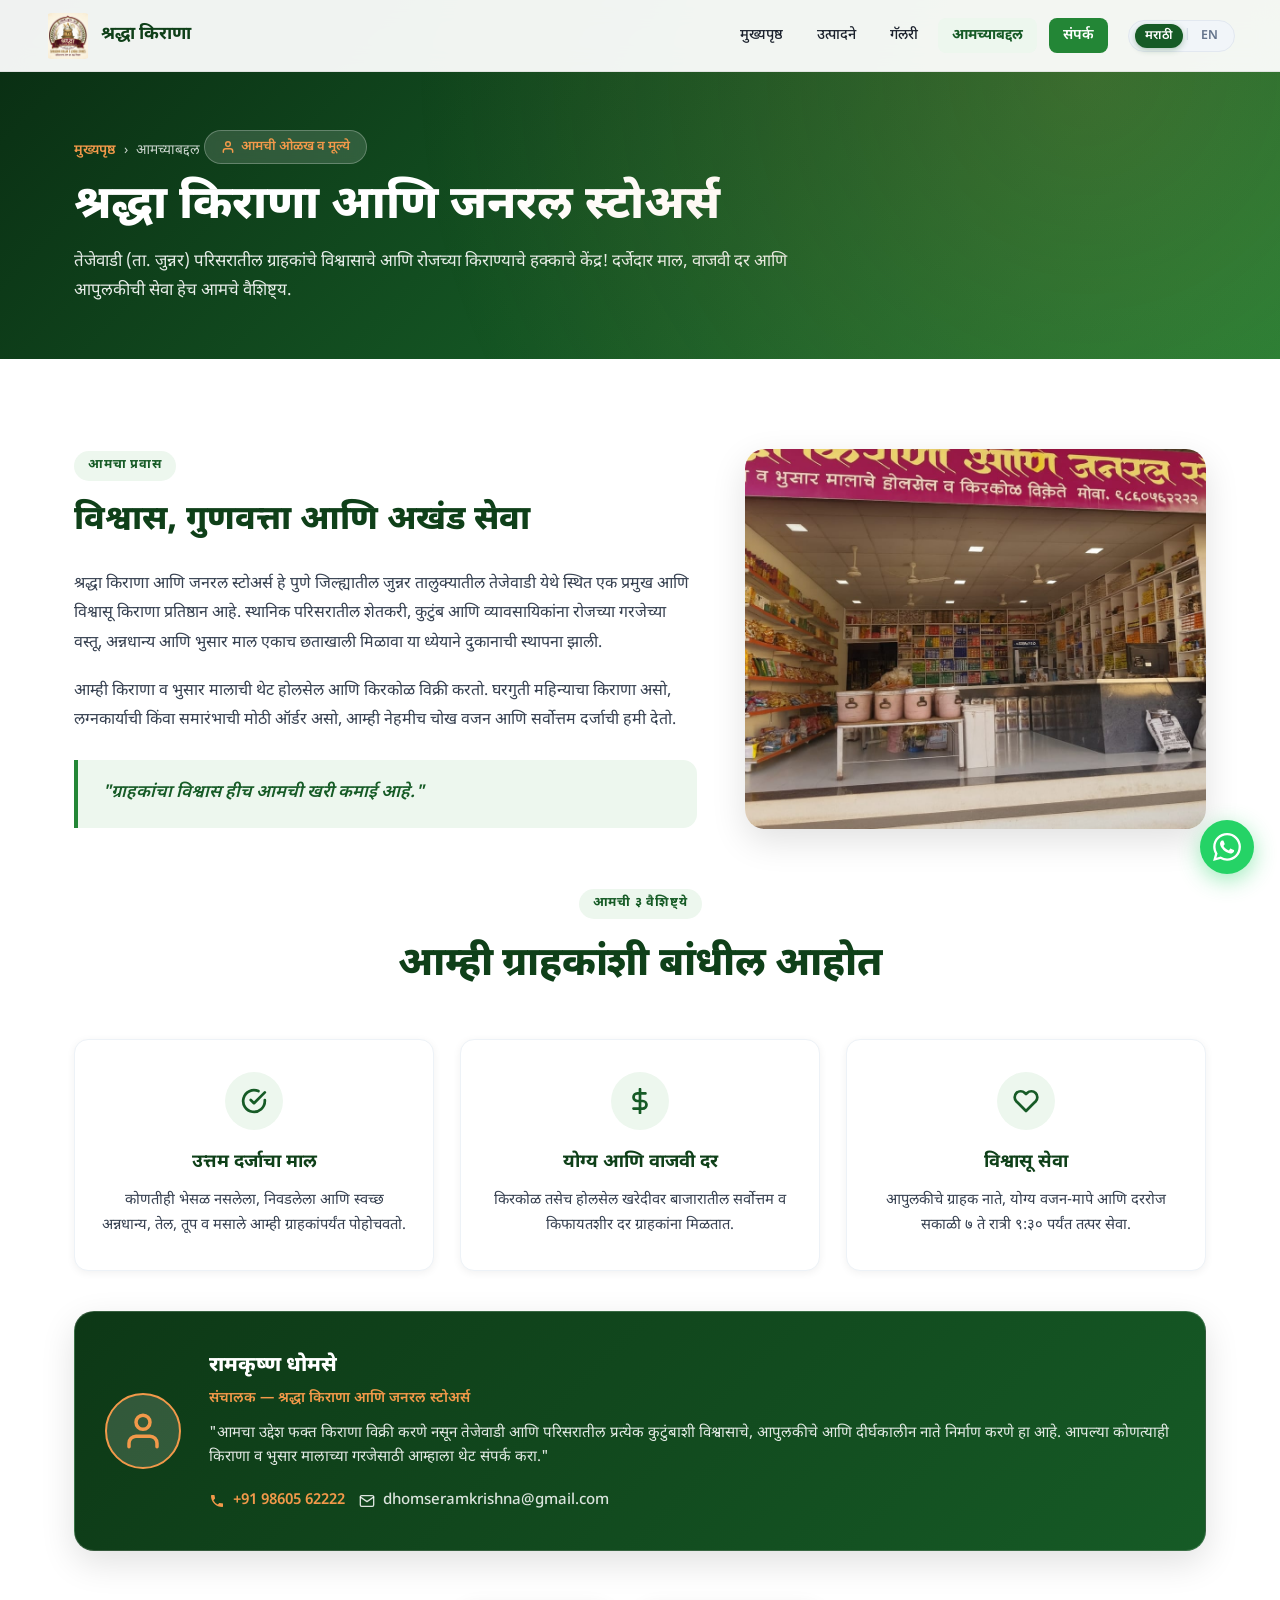
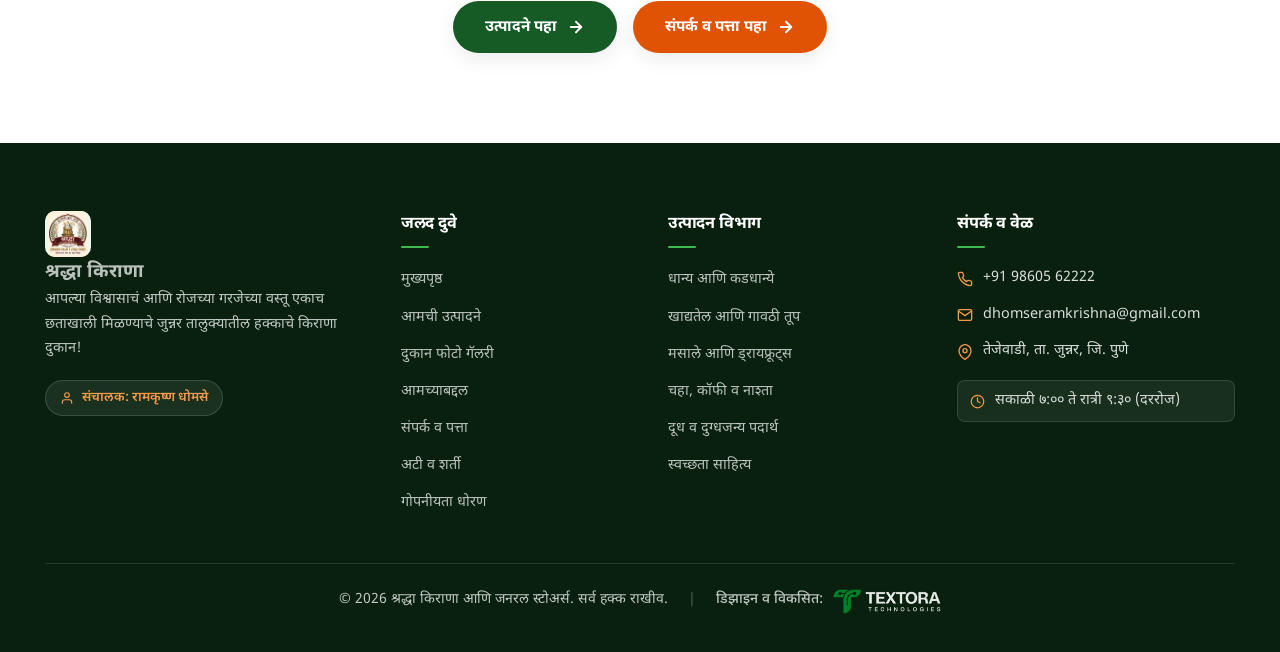
<file: about.html>
﻿<!DOCTYPE html>
<html lang="mr">
<head>
  <meta charset="UTF-8" />
  <meta name="viewport" content="width=device-width, initial-scale=1.0" />
  <meta name="description" content="आमच्याबद्दल - श्रद्धा किराणा आणि जनरल स्टोअर्स, तेजेवाडी, जुन्नर. संचालक रामकृष्ण धोमसे. किराणा व भुसार मालाचे विश्वासू विक्रेते." />
  <title>आमच्याबद्दल | About Us — श्रद्धा किराणा आणि जनरल स्टोअर्स</title>
  <link rel="stylesheet" href="css/style.css" />
  <link rel="preconnect" href="https://fonts.googleapis.com" />
  <link rel="preconnect" href="https://fonts.gstatic.com" crossorigin />
  <link href="https://fonts.googleapis.com/css2?family=Noto+Sans+Devanagari:wght@400;500;600;700;800&family=Poppins:wght@400;500;600;700;800&display=swap" rel="stylesheet" />
</head>
<body>

  <!-- ===== FIXED NAVBAR ===== -->
  <header class="navbar fixed-navbar" id="navbar">
    <div class="container nav-inner">
      <a href="index.html" class="nav-brand">
        <span class="brand-icon brand-logo-img">
          <img src="images/logo_badge.png" alt="Shraddha Kirana Logo" height="46" width="46" style="object-fit:contain;border-radius:6px;">
        </span>
        <span class="brand-text">
          <span class="mr">श्रद्धा किराणा</span>
          <span class="en hidden">Shraddha Kirana</span>
        </span>
      </a>

      <div class="nav-right">
        <ul class="nav-links" id="nav-links">
          <li><a href="index.html" onclick="closeMenu()">
            <span class="mr">मुख्यपृष्ठ</span><span class="en hidden">Home</span>
          </a></li>
          <li><a href="products.html" onclick="closeMenu()">
            <span class="mr">उत्पादने</span><span class="en hidden">Products</span>
          </a></li>
          <li><a href="gallery.html" onclick="closeMenu()">
            <span class="mr">गॅलरी</span><span class="en hidden">Gallery</span>
          </a></li>
          <li><a href="about.html" class="active-page" onclick="closeMenu()">
            <span class="mr">आमच्याबद्दल</span><span class="en hidden">About Us</span>
          </a></li>
          <li><a href="contact.html" onclick="closeMenu()" class="nav-cta">
            <span class="mr">संपर्क</span><span class="en hidden">Contact</span>
          </a></li>
        </ul>

        <!-- Language Switcher in Navbar -->
        <div class="nav-lang">
          <button class="lang-btn active" id="btn-mr" onclick="setLang('mr')">मराठी</button>
          <span class="lang-divider">|</span>
          <button class="lang-btn" id="btn-en" onclick="setLang('en')">EN</button>
        </div>

        <button class="hamburger" id="hamburger" onclick="toggleMenu()" aria-label="Toggle menu">
          <span></span><span></span><span></span>
        </button>
      </div>
    </div>
  </header>

  <!-- ===== PAGE HERO BANNER ===== -->
  <section class="page-banner">
    <div class="container">
      <nav class="breadcrumb" aria-label="Breadcrumb">
        <a href="index.html"><span class="mr">मुख्यपृष्ठ</span><span class="en hidden">Home</span></a>
        <span>&rsaquo;</span>
        <span><span class="mr">आमच्याबद्दल</span><span class="en hidden">About Us</span></span>
      </nav>
      <div class="page-badge">
        <svg width="14" height="14" viewBox="0 0 24 24" fill="none" stroke="currentColor" stroke-width="2.5" stroke-linecap="round" stroke-linejoin="round"><path d="M20 21v-2a4 4 0 0 0-4-4H8a4 4 0 0 0-4 4v2"/><circle cx="12" cy="7" r="4"/></svg>
        <span class="mr">आमची ओळख व मूल्ये</span>
        <span class="en hidden">Our Story &amp; Values</span>
      </div>
      <h1 class="page-banner-title">
        <span class="mr">श्रद्धा किराणा आणि जनरल स्टोअर्स</span>
        <span class="en hidden">About Shraddha Kirana &amp; General Stores</span>
      </h1>
      <p class="page-banner-desc">
        <span class="mr">तेजेवाडी (ता. जुन्नर) परिसरातील ग्राहकांचे विश्वासाचे आणि रोजच्या किराण्याचे हक्काचे केंद्र! दर्जेदार माल, वाजवी दर आणि आपुलकीची सेवा हेच आमचे वैशिष्ट्य.</span>
        <span class="en hidden">Serving Tejewadi and Junnar taluka with uncompromising product quality, transparent wholesale &amp; retail pricing, and deeply trusted customer service.</span>
      </p>
    </div>
  </section>

  <!-- ===== ABOUT MAIN CONTENT ===== -->
  <main class="section about-section">
    <div class="container">

      <!-- Story Grid -->
      <div class="about-hero-grid">
        <div class="about-text">
          <span class="section-badge">
            <span class="mr">आमचा प्रवास</span>
            <span class="en hidden">Our Heritage</span>
          </span>
          <h2 style="font-size: 2.1rem; color: var(--green-deep); margin-bottom: 20px;">
            <span class="mr">विश्वास, गुणवत्ता आणि अखंड सेवा</span>
            <span class="en hidden">Trust, Quality &amp; Dedicated Service</span>
          </h2>
          <p>
            <span class="mr">श्रद्धा किराणा आणि जनरल स्टोअर्स हे पुणे जिल्ह्यातील जुन्नर तालुक्यातील तेजेवाडी येथे स्थित एक प्रमुख आणि विश्वासू किराणा प्रतिष्ठान आहे. स्थानिक परिसरातील शेतकरी, कुटुंब आणि व्यावसायिकांना रोजच्या गरजेच्या वस्तू, अन्नधान्य आणि भुसार माल एकाच छताखाली मिळावा या ध्येयाने दुकानाची स्थापना झाली.</span>
            <span class="en hidden">Shraddha Kirana &amp; General Stores is a prominent, trusted grocery destination situated at Tejewadi, Taluka Junnar, Pune. Founded to serve local farming communities, families, and businesses with authentic groceries and bulk grain under one accessible roof.</span>
          </p>
          <p>
            <span class="mr">आम्ही किराणा व भुसार मालाची थेट होलसेल आणि किरकोळ विक्री करतो. घरगुती महिन्याचा किराणा असो, लग्नकार्याची किंवा समारंभाची मोठी ऑर्डर असो, आम्ही नेहमीच चोख वजन आणि सर्वोत्तम दर्जाची हमी देतो.</span>
            <span class="en hidden">We provide direct wholesale and retail sales of groceries and food grains. Whether it is monthly household rations or large bulk supplies for weddings and functions, we guarantee accurate weighing and top quality.</span>
          </p>
          <div class="quote-box">
            <p class="quote-text">
              <span class="mr">"ग्राहकांचा विश्वास हीच आमची खरी कमाई आहे."</span>
              <span class="en hidden">"Customer trust is our true earning."</span>
            </p>
          </div>
        </div>

        <div>
          <img src="images/shop1.jpg" alt="श्रद्धा किराणा दुकान" style="border-radius: var(--radius-lg); box-shadow: var(--shadow-lg); width: 100%; height: 380px; object-fit: cover;" />
        </div>
      </div>

      <!-- Core Values -->
      <div class="section-header" style="margin-top: 40px; margin-bottom: 30px;">
        <span class="section-badge">
          <span class="mr">आमची ३ वैशिष्ट्ये</span>
          <span class="en hidden">Core Pillars</span>
        </span>
        <h2>
          <span class="mr">आम्ही ग्राहकांशी बांधील आहोत</span>
          <span class="en hidden">What We Stand For</span>
        </h2>
      </div>

      <div class="about-values-grid">
        <div class="value-card">
          <div class="value-card-icon">
            <svg width="26" height="26" viewBox="0 0 24 24" fill="none" stroke="currentColor" stroke-width="2.5" stroke-linecap="round" stroke-linejoin="round"><path d="M22 11.08V12a10 10 0 1 1-5.93-9.14"/><polyline points="22 4 12 14.01 9 11.01"/></svg>
          </div>
          <h3>
            <span class="mr">उत्तम दर्जाचा माल</span>
            <span class="en hidden">Finest Quality</span>
          </h3>
          <p>
            <span class="mr">कोणतीही भेसळ नसलेला, निवडलेला आणि स्वच्छ अन्नधान्य, तेल, तूप व मसाले आम्ही ग्राहकांपर्यंत पोहोचवतो.</span>
            <span class="en hidden">Pure, sorted grains, unadulterated oils and packaged branded products ensuring safety and taste.</span>
          </p>
        </div>

        <div class="value-card">
          <div class="value-card-icon">
            <svg width="26" height="26" viewBox="0 0 24 24" fill="none" stroke="currentColor" stroke-width="2.5" stroke-linecap="round" stroke-linejoin="round"><line x1="12" y1="1" x2="12" y2="23"/><path d="M17 5H9.5a3.5 3.5 0 0 0 0 7h5a3.5 3.5 0 0 1 0 7H6"/></svg>
          </div>
          <h3>
            <span class="mr">योग्य आणि वाजवी दर</span>
            <span class="en hidden">Fair &amp; Honest Pricing</span>
          </h3>
          <p>
            <span class="mr">किरकोळ तसेच होलसेल खरेदीवर बाजारातील सर्वोत्तम व किफायतशीर दर ग्राहकांना मिळतात.</span>
            <span class="en hidden">Honest rates for retail customers and attractive bulk discounts on full sacks and cans for wholesale buyers.</span>
          </p>
        </div>

        <div class="value-card">
          <div class="value-card-icon">
            <svg width="26" height="26" viewBox="0 0 24 24" fill="none" stroke="currentColor" stroke-width="2.5" stroke-linecap="round" stroke-linejoin="round"><path d="M20.84 4.61a5.5 5.5 0 0 0-7.78 0L12 5.67l-1.06-1.06a5.5 5.5 0 0 0-7.78 7.78l1.06 1.06L12 21.23l7.78-7.78 1.06-1.06a5.5 5.5 0 0 0 0-7.78z"/></svg>
          </div>
          <h3>
            <span class="mr">विश्वासू सेवा</span>
            <span class="en hidden">Trustworthy Service</span>
          </h3>
          <p>
            <span class="mr">आपुलकीचे ग्राहक नाते, योग्य वजन-मापे आणि दररोज सकाळी ७ ते रात्री ९:३० पर्यंत तत्पर सेवा.</span>
            <span class="en hidden">Warm hospitality, certified accurate weights, and dependable daily availability from 7 AM to 9:30 PM.</span>
          </p>
        </div>
      </div>

      <!-- Proprietor Profile Card -->
      <div class="proprietor-card">
        <div class="proprietor-avatar">
          <svg width="42" height="42" viewBox="0 0 24 24" fill="none" stroke="currentColor" stroke-width="2" stroke-linecap="round" stroke-linejoin="round"><path d="M20 21v-2a4 4 0 0 0-4-4H8a4 4 0 0 0-4 4v2"/><circle cx="12" cy="7" r="4"/></svg>
        </div>
        <div class="proprietor-info">
          <h3>
            <span class="mr">रामकृष्ण धोमसे</span>
            <span class="en hidden">Ramkrishna Dhomse</span>
          </h3>
          <div class="role">
            <span class="mr">संचालक — श्रद्धा किराणा आणि जनरल स्टोअर्स</span>
            <span class="en hidden">Proprietor — Shraddha Kirana &amp; General Stores</span>
          </div>
          <p>
            <span class="mr">"आमचा उद्देश फक्त किराणा विक्री करणे नसून तेजेवाडी आणि परिसरातील प्रत्येक कुटुंबाशी विश्वासाचे, आपुलकीचे आणि दीर्घकालीन नाते निर्माण करणे हा आहे. आपल्या कोणत्याही किराणा व भुसार मालाच्या गरजेसाठी आम्हाला थेट संपर्क करा."</span>
            <span class="en hidden">"Our objective is not just selling groceries, but cultivating long-lasting relationships based on trust, quality and genuine care. Please feel free to call or visit us for any household or wholesale provisions."</span>
          </p>
          <div style="margin-top: 18px; display: flex; gap: 14px; flex-wrap: wrap;">
            <a href="tel:+919860562222" style="display: inline-flex; align-items: center; gap: 8px; color: var(--gold); font-weight: 600; font-size: 0.94rem;">
              <svg width="16" height="16" viewBox="0 0 24 24" fill="currentColor"><path d="M6.62 10.79a15.05 15.05 0 006.59 6.59l2.2-2.2a1 1 0 011.02-.24 11.4 11.4 0 003.58.57 1 1 0 011 1V20a1 1 0 01-1 1A17 17 0 013 4a1 1 0 011-1h3.5a1 1 0 011 1 11.4 11.4 0 00.57 3.58 1 1 0 01-.24 1.02l-2.21 2.19z"/></svg>
              <span>+91 98605 62222</span>
            </a>
            <a href="mailto:dhomseramkrishna@gmail.com" style="display: inline-flex; align-items: center; gap: 8px; color: rgba(255, 255, 255, 0.85); font-weight: 500; font-size: 0.94rem;">
              <svg width="16" height="16" viewBox="0 0 24 24" fill="none" stroke="currentColor" stroke-width="2" stroke-linecap="round" stroke-linejoin="round"><path d="M4 4h16c1.1 0 2 .9 2 2v12c0 1.1-.9 2-2 2H4c-1.1 0-2-.9-2-2V6c0-1.1.9-2 2-2z"/><polyline points="22,6 12,13 2,6"/></svg>
              <span>dhomseramkrishna@gmail.com</span>
            </a>
          </div>
        </div>
      </div>

      <!-- Action Buttons -->
      <div class="section-cta-wrap" style="margin-top: 50px;">
        <a href="products.html" class="btn-view-all" style="margin-right: 12px;">
          <span class="mr">उत्पादने पहा</span>
          <span class="en hidden">View Products</span>
          <svg width="18" height="18" viewBox="0 0 24 24" fill="none" stroke="currentColor" stroke-width="2.5" stroke-linecap="round" stroke-linejoin="round"><line x1="5" y1="12" x2="19" y2="12"/><polyline points="12 5 19 12 12 19"/></svg>
        </a>
        <a href="contact.html" class="btn-view-all" style="background: var(--saffron);">
          <span class="mr">संपर्क व पत्ता पहा</span>
          <span class="en hidden">Get In Touch</span>
          <svg width="18" height="18" viewBox="0 0 24 24" fill="none" stroke="currentColor" stroke-width="2.5" stroke-linecap="round" stroke-linejoin="round"><line x1="5" y1="12" x2="19" y2="12"/><polyline points="12 5 19 12 12 19"/></svg>
        </a>
      </div>

    </div>
  </main>

  <!-- ===== FOOTER ===== -->
  <footer class="footer">
    <div class="container">
      <div class="footer-top">

        <!-- Col 1: Store Brand Info -->
        <div class="footer-col">
          <div class="footer-brand">
            <span class="brand-icon footer-logo-img">
              <img src="images/logo_badge.png" alt="Shraddha Kirana Logo" height="64" width="64" style="object-fit:contain;border-radius:8px;">
            </span>
            <h3>
              <span class="mr">श्रद्धा किराणा</span>
              <span class="en hidden">Shraddha Kirana</span>
            </h3>
          </div>
          <p class="footer-desc">
            <span class="mr">आपल्या विश्वासाचं आणि रोजच्या गरजेच्या वस्तू एकाच छताखाली मिळण्याचे जुन्नर तालुक्यातील हक्काचे किराणा दुकान!</span>
            <span class="en hidden">Your trusted destination for everyday groceries and bulk grain essentials in Junnar!</span>
          </p>
          <div class="footer-owner-badge">
            <svg width="14" height="14" viewBox="0 0 24 24" fill="none" stroke="currentColor" stroke-width="2" stroke-linecap="round" stroke-linejoin="round"><path d="M20 21v-2a4 4 0 0 0-4-4H8a4 4 0 0 0-4 4v2"/><circle cx="12" cy="7" r="4"/></svg>
            <span>
              <span class="mr">संचालक: रामकृष्ण धोमसे</span>
              <span class="en hidden">Proprietor: Ramkrishna Dhomse</span>
            </span>
          </div>
        </div>

        <!-- Col 2: Quick Links -->
        <div class="footer-col">
          <h4 class="footer-heading">
            <span class="mr">जलद दुवे</span>
            <span class="en hidden">Quick Links</span>
          </h4>
          <ul class="footer-menu">
            <li><a href="index.html"><span class="mr">मुख्यपृष्ठ</span><span class="en hidden">Home</span></a></li>
            <li><a href="products.html"><span class="mr">आमची उत्पादने</span><span class="en hidden">Products</span></a></li>
            <li><a href="gallery.html"><span class="mr">दुकान फोटो गॅलरी</span><span class="en hidden">Photo Gallery</span></a></li>
            <li><a href="about.html"><span class="mr">आमच्याबद्दल</span><span class="en hidden">About Us</span></a></li>
            <li><a href="contact.html"><span class="mr">संपर्क व पत्ता</span><span class="en hidden">Contact Store</span></a></li>
            <li><a href="terms.html"><span class="mr">अटी व शर्ती</span><span class="en hidden">Terms &amp; Conditions</span></a></li>
            <li><a href="privacy.html"><span class="mr">गोपनीयता धोरण</span><span class="en hidden">Privacy Policy</span></a></li>
          </ul>
        </div>

        <!-- Col 3: Products Highlight -->
        <div class="footer-col">
          <h4 class="footer-heading">
            <span class="mr">उत्पादन विभाग</span>
            <span class="en hidden">Categories</span>
          </h4>
          <ul class="footer-menu">
            <li><a href="products.html?cat=grains"><span class="mr">धान्य आणि कडधान्ये</span><span class="en hidden">Grains &amp; Pulses</span></a></li>
            <li><a href="products.html?cat=oils"><span class="mr">खाद्यतेल आणि गावठी तूप</span><span class="en hidden">Oils &amp; Pure Ghee</span></a></li>
            <li><a href="products.html?cat=spices"><span class="mr">मसाले आणि ड्रायफ्रूट्स</span><span class="en hidden">Spices &amp; Dry Fruits</span></a></li>
            <li><a href="products.html?cat=breakfast"><span class="mr">चहा, कॉफी व नाश्ता</span><span class="en hidden">Tea &amp; Breakfast</span></a></li>
            <li><a href="products.html?cat=dairy"><span class="mr">दूध व दुग्धजन्य पदार्थ</span><span class="en hidden">Milk &amp; Dairy</span></a></li>
            <li><a href="products.html?cat=cleaning"><span class="mr">स्वच्छता साहित्य</span><span class="en hidden">Cleaning Products</span></a></li>
          </ul>
        </div>

        <!-- Col 4: Store Contact & Timing -->
        <div class="footer-col">
          <h4 class="footer-heading">
            <span class="mr">संपर्क व वेळ</span>
            <span class="en hidden">Contact &amp; Hours</span>
          </h4>
          <ul class="footer-contact-items">
            <li>
              <svg width="16" height="16" viewBox="0 0 24 24" fill="none" stroke="currentColor" stroke-width="2" stroke-linecap="round" stroke-linejoin="round"><path d="M22 16.92v3a2 2 0 0 1-2.18 2 19.79 19.79 0 0 1-8.63-3.07 19.5 19.5 0 0 1-6-6 19.79 19.79 0 0 1-3.07-8.67A2 2 0 0 1 4.11 2h3a2 2 0 0 1 2 1.72 12.84 12.84 0 0 0 .7 2.81 2 2 0 0 1-.45 2.11L8.09 9.91a16 16 0 0 0 6 6l1.27-1.27a2 2 0 0 1 2.11-.45 12.84 12.84 0 0 0 2.81.7A2 2 0 0 1 22 16.92z"/></svg>
              <a href="tel:+919860562222">+91 98605 62222</a>
            </li>
            <li>
              <svg width="16" height="16" viewBox="0 0 24 24" fill="none" stroke="currentColor" stroke-width="2" stroke-linecap="round" stroke-linejoin="round"><path d="M4 4h16c1.1 0 2 .9 2 2v12c0 1.1-.9 2-2 2H4c-1.1 0-2-.9-2-2V6c0-1.1.9-2 2-2z"/><polyline points="22,6 12,13 2,6"/></svg>
              <a href="mailto:dhomseramkrishna@gmail.com">dhomseramkrishna@gmail.com</a>
            </li>
            <li>
              <svg width="16" height="16" viewBox="0 0 24 24" fill="none" stroke="currentColor" stroke-width="2" stroke-linecap="round" stroke-linejoin="round"><path d="M21 10c0 7-9 13-9 13s-9-6-9-13a9 9 0 0 1 18 0z"/><circle cx="12" cy="10" r="3"/></svg>
              <a href="https://maps.app.goo.gl/4jRTxDockXNkMkGW7" target="_blank" rel="noopener" title="Google Maps Store Location">
                <span class="mr">तेजेवाडी, ता. जुन्नर, जि. पुणे</span>
                <span class="en hidden">Tejewadi, Junnar, Pune</span>
              </a>
            </li>
            <li class="footer-timing-badge">
              <svg width="15" height="15" viewBox="0 0 24 24" fill="none" stroke="currentColor" stroke-width="2" stroke-linecap="round" stroke-linejoin="round"><circle cx="12" cy="12" r="10"/><polyline points="12 6 12 12 16 14"/></svg>
              <span>
                <span class="mr">सकाळी ७:०० ते रात्री ९:३० (दररोज)</span>
                <span class="en hidden">7:00 AM - 9:30 PM (Daily)</span>
              </span>
            </li>
          </ul>
        </div>

      </div>

      <div class="footer-bottom">
        <p class="footer-copy">
          <span class="mr">&copy; 2026 श्रद्धा किराणा आणि जनरल स्टोअर्स. सर्व हक्क राखीव.</span>
          <span class="en hidden">&copy; 2026 Shraddha Kirana &amp; General Stores. All rights reserved.</span>
        </p>
        <span class="footer-bottom-divider">|</span>
        <p class="footer-developer">
          <span class="mr">डिझाइन व विकसित:&nbsp;</span>
          <span class="en hidden">Designed &amp; Developed by&nbsp;</span>
          <a href="https://textorasms.com" target="_blank" rel="noopener" class="footer-dev-logo-link" title="Textora Technologies">
            <img src="images/textora-logo-white.png" alt="Textora Technologies" class="footer-dev-logo" />
          </a>
        </p>
      </div>
    </div>
  </footer>

  <!-- ===== FLOATING WHATSAPP ===== -->
  <a href="https://wa.me/919860562222" target="_blank" rel="noopener" class="whatsapp-float" aria-label="Chat on WhatsApp">
    <svg width="28" height="28" viewBox="0 0 24 24" fill="white"><path d="M17.472 14.382c-.297-.149-1.758-.867-2.03-.967-.273-.099-.471-.148-.67.15-.197.297-.767.966-.94 1.164-.173.199-.347.223-.644.075-.297-.15-1.255-.463-2.39-1.475-.883-.788-1.48-1.761-1.653-2.059-.173-.297-.018-.458.13-.606.134-.133.298-.347.446-.52.149-.174.198-.298.298-.497.099-.198.05-.371-.025-.52-.075-.149-.669-1.612-.916-2.207-.242-.579-.487-.5-.669-.51-.173-.008-.371-.01-.57-.01-.198 0-.52.074-.792.372-.272.297-1.04 1.016-1.04 2.479 0 1.462 1.065 2.875 1.213 3.074.149.198 2.096 3.2 5.077 4.487.709.306 1.262.489 1.694.625.712.227 1.36.195 1.871.118.571-.085 1.758-.719 2.006-1.413.248-.694.248-1.289.173-1.413-.074-.124-.272-.198-.57-.347m-5.421 7.403h-.004a9.87 9.87 0 01-5.031-1.378l-.361-.214-3.741.982.998-3.648-.235-.374a9.86 9.86 0 01-1.51-5.26c.001-5.45 4.436-9.884 9.888-9.884 2.64 0 5.122 1.03 6.988 2.898a9.825 9.825 0 012.893 6.994c-.003 5.45-4.437 9.884-9.885 9.884m8.413-18.297A11.815 11.815 0 0012.05 0C5.495 0 .16 5.335.157 11.892c0 2.096.547 4.142 1.588 5.945L.057 24l6.305-1.654a11.882 11.882 0 005.683 1.448h.005c6.554 0 11.89-5.335 11.893-11.893a11.821 11.821 0 00-3.48-8.413z"/></svg>
  </a>

  <!-- ===== SCROLL TO TOP ===== -->
  <button class="scroll-top" id="scrollTop" onclick="window.scrollTo({top:0,behavior:'smooth'})" aria-label="Scroll to top">
    <svg width="20" height="20" viewBox="0 0 24 24" fill="none" stroke="currentColor" stroke-width="2.5" stroke-linecap="round" stroke-linejoin="round"><polyline points="18 15 12 9 6 15"/></svg>
  </button>

  <script src="js/script.js"></script>
</body>
</html>
</file>
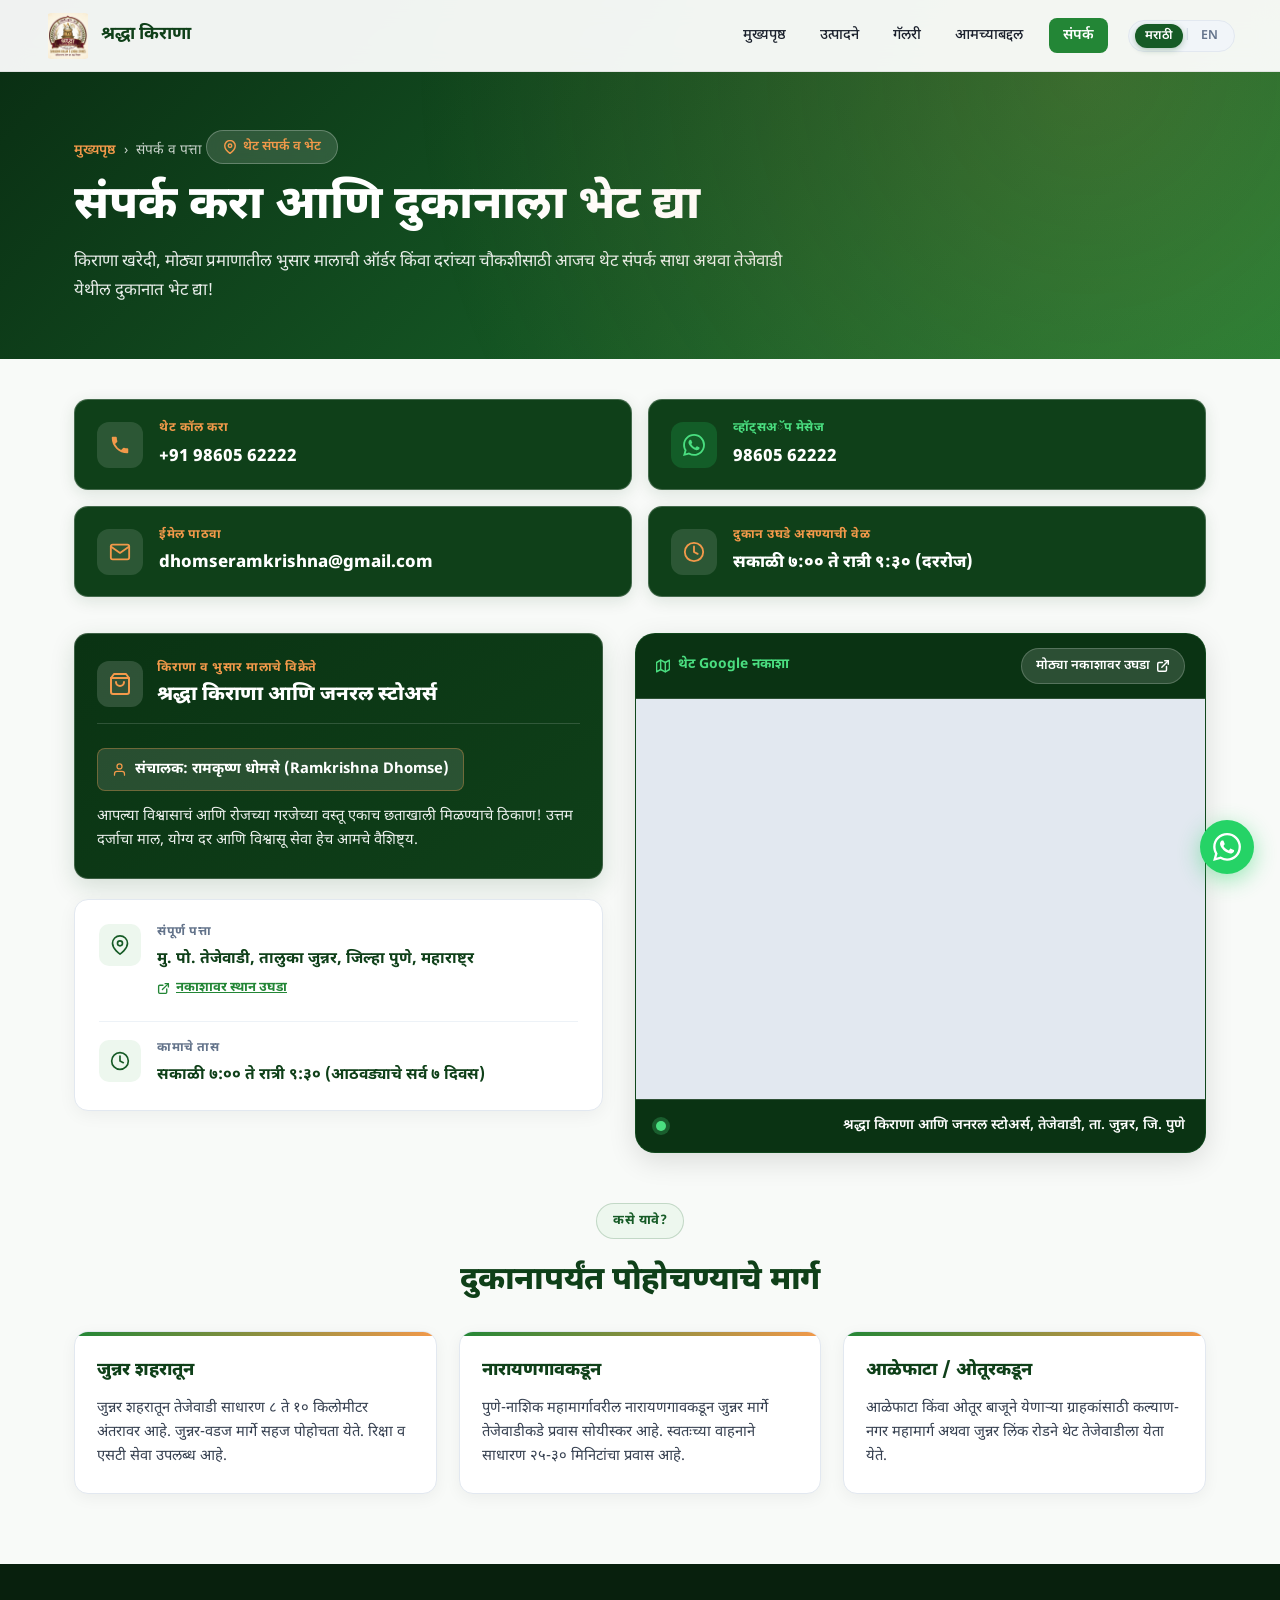
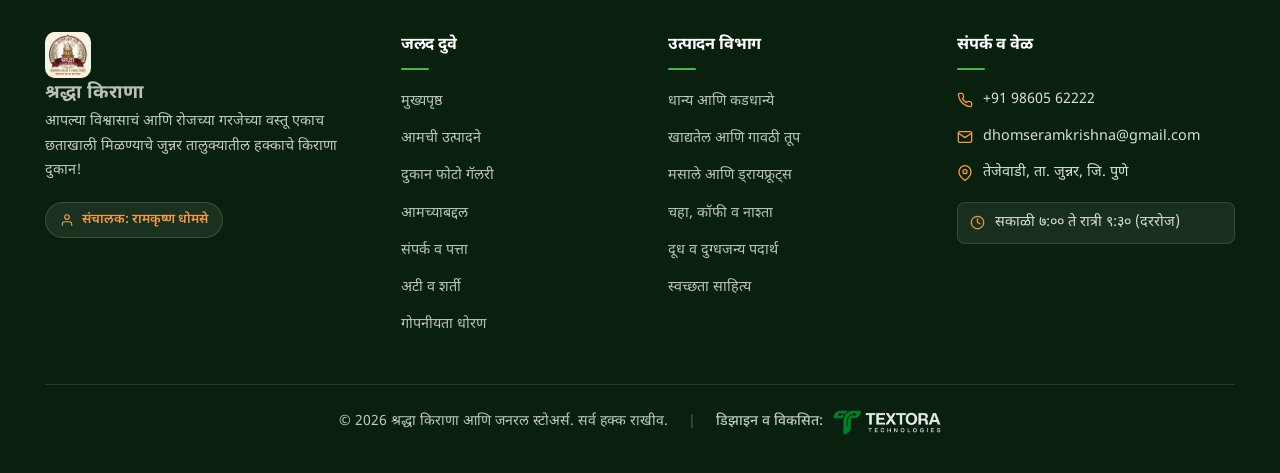
<file: contact.html>
﻿<!DOCTYPE html>
<html lang="mr">
<head>
  <meta charset="UTF-8" />
  <meta name="viewport" content="width=device-width, initial-scale=1.0" />
  <meta name="description" content="संपर्क व पत्ता - श्रद्धा किराणा आणि जनरल स्टोअर्स, तेजेवाडी, ता. जुन्नर, जि. पुणे. फोन: 9860562222. ईमेल: dhomseramkrishna@gmail.com." />
  <title>संपर्क व पत्ता | Contact Us — श्रद्धा किराणा आणि जनरल स्टोअर्स</title>
  <link rel="stylesheet" href="css/style.css" />
  <link rel="preconnect" href="https://fonts.googleapis.com" />
  <link rel="preconnect" href="https://fonts.gstatic.com" crossorigin />
  <link href="https://fonts.googleapis.com/css2?family=Noto+Sans+Devanagari:wght@400;500;600;700;800&family=Poppins:wght@400;500;600;700;800&display=swap" rel="stylesheet" />
</head>
<body>

  <!-- ===== FIXED NAVBAR ===== -->
  <header class="navbar fixed-navbar" id="navbar">
    <div class="container nav-inner">
      <a href="index.html" class="nav-brand">
        <span class="brand-icon brand-logo-img">
          <img src="images/logo_badge.png" alt="Shraddha Kirana Logo" height="46" width="46" style="object-fit:contain;border-radius:6px;">
        </span>
        <span class="brand-text">
          <span class="mr">श्रद्धा किराणा</span>
          <span class="en hidden">Shraddha Kirana</span>
        </span>
      </a>

      <div class="nav-right">
        <ul class="nav-links" id="nav-links">
          <li><a href="index.html" onclick="closeMenu()">
            <span class="mr">मुख्यपृष्ठ</span><span class="en hidden">Home</span>
          </a></li>
          <li><a href="products.html" onclick="closeMenu()">
            <span class="mr">उत्पादने</span><span class="en hidden">Products</span>
          </a></li>
          <li><a href="gallery.html" onclick="closeMenu()">
            <span class="mr">गॅलरी</span><span class="en hidden">Gallery</span>
          </a></li>
          <li><a href="about.html" onclick="closeMenu()">
            <span class="mr">आमच्याबद्दल</span><span class="en hidden">About Us</span>
          </a></li>
          <li><a href="contact.html" class="active-page nav-cta" onclick="closeMenu()">
            <span class="mr">संपर्क</span><span class="en hidden">Contact</span>
          </a></li>
        </ul>

        <!-- Language Switcher in Navbar -->
        <div class="nav-lang">
          <button class="lang-btn active" id="btn-mr" onclick="setLang('mr')">मराठी</button>
          <span class="lang-divider">|</span>
          <button class="lang-btn" id="btn-en" onclick="setLang('en')">EN</button>
        </div>

        <button class="hamburger" id="hamburger" onclick="toggleMenu()" aria-label="Toggle menu">
          <span></span><span></span><span></span>
        </button>
      </div>
    </div>
  </header>

  <!-- ===== PAGE HERO BANNER ===== -->
  <section class="page-banner">
    <div class="container">
      <nav class="breadcrumb" aria-label="Breadcrumb">
        <a href="index.html"><span class="mr">मुख्यपृष्ठ</span><span class="en hidden">Home</span></a>
        <span>&rsaquo;</span>
        <span><span class="mr">संपर्क व पत्ता</span><span class="en hidden">Contact &amp; Location</span></span>
      </nav>
      <div class="page-badge">
        <svg width="14" height="14" viewBox="0 0 24 24" fill="none" stroke="currentColor" stroke-width="2.5" stroke-linecap="round" stroke-linejoin="round"><path d="M21 10c0 7-9 13-9 13s-9-6-9-13a9 9 0 0 1 18 0z"/><circle cx="12" cy="10" r="3"/></svg>
        <span class="mr">थेट संपर्क व भेट</span>
        <span class="en hidden">Contact &amp; Directions</span>
      </div>
      <h1 class="page-banner-title">
        <span class="mr">संपर्क करा आणि दुकानाला भेट द्या</span>
        <span class="en hidden">Get In Touch &amp; Visit Our Store</span>
      </h1>
      <p class="page-banner-desc">
        <span class="mr">किराणा खरेदी, मोठ्या प्रमाणातील भुसार मालाची ऑर्डर किंवा दरांच्या चौकशीसाठी आजच थेट संपर्क साधा अथवा तेजेवाडी येथील दुकानात भेट द्या!</span>
        <span class="en hidden">Reach out for your monthly grocery supplies, wholesale bulk sacks, or visit our store in Tejewadi, Junnar, Pune.</span>
      </p>
    </div>
  </section>

  <!-- ===== CONTACT MAIN SECTION ===== -->
  <main class="section contact-page-section">
    <div class="container">

      <!-- 4 Quick Contact Action Cards -->
      <div class="contact-action-boxes">
        <a href="tel:+919860562222" class="action-box">
          <div class="action-icon">
            <svg width="22" height="22" viewBox="0 0 24 24" fill="currentColor"><path d="M6.62 10.79a15.05 15.05 0 006.59 6.59l2.2-2.2a1 1 0 011.02-.24 11.4 11.4 0 003.58.57 1 1 0 011 1V20a1 1 0 01-1 1A17 17 0 013 4a1 1 0 011-1h3.5a1 1 0 011 1 11.4 11.4 0 00.57 3.58 1 1 0 01-.24 1.02l-2.21 2.19z"/></svg>
          </div>
          <div class="action-info">
            <span class="action-label"><span class="mr">थेट कॉल करा</span><span class="en hidden">Call Directly</span></span>
            <span class="action-val">+91 98605 62222</span>
          </div>
        </a>

        <a href="https://wa.me/919860562222?text=नमस्कार,%20मी%20श्रद्धा%20किराणाकडून%20माहिती%20घेऊ%20इच्छितो" target="_blank" rel="noopener" class="action-box action-box-wa">
          <div class="action-icon">
            <svg width="22" height="22" viewBox="0 0 24 24" fill="currentColor"><path d="M17.472 14.382c-.297-.149-1.758-.867-2.03-.967-.273-.099-.471-.148-.67.15-.197.297-.767.966-.94 1.164-.173.199-.347.223-.644.075-.297-.15-1.255-.463-2.39-1.475-.883-.788-1.48-1.761-1.653-2.059-.173-.297-.018-.458.13-.606.134-.133.298-.347.446-.52.149-.174.198-.298.298-.497.099-.198.05-.371-.025-.52-.075-.149-.669-1.612-.916-2.207-.242-.579-.487-.5-.669-.51-.173-.008-.371-.01-.57-.01-.198 0-.52.074-.792.372-.272.297-1.04 1.016-1.04 2.479 0 1.462 1.065 2.875 1.213 3.074.149.198 2.096 3.2 5.077 4.487.709.306 1.262.489 1.694.625.712.227 1.36.195 1.871.118.571-.085 1.758-.719 2.006-1.413.248-.694.248-1.289.173-1.413-.074-.124-.272-.198-.57-.347m-5.421 7.403h-.004a9.87 9.87 0 01-5.031-1.378l-.361-.214-3.741.982.998-3.648-.235-.374a9.86 9.86 0 01-1.51-5.26c.001-5.45 4.436-9.884 9.888-9.884 2.64 0 5.122 1.03 6.988 2.898a9.825 9.825 0 012.893 6.994c-.003 5.45-4.437 9.884-9.885 9.884m8.413-18.297A11.815 11.815 0 0012.05 0C5.495 0 .16 5.335.157 11.892c0 2.096.547 4.142 1.588 5.945L.057 24l6.305-1.654a11.882 11.882 0 005.683 1.448h.005c6.554 0 11.89-5.335 11.893-11.893a11.821 11.821 0 00-3.48-8.413z"/></svg>
          </div>
          <div class="action-info">
            <span class="action-label"><span class="mr">व्हॉट्सअॅप मेसेज</span><span class="en hidden">WhatsApp Us</span></span>
            <span class="action-val">98605 62222</span>
          </div>
        </a>

        <a href="mailto:dhomseramkrishna@gmail.com" class="action-box">
          <div class="action-icon">
            <svg width="22" height="22" viewBox="0 0 24 24" fill="none" stroke="currentColor" stroke-width="2" stroke-linecap="round" stroke-linejoin="round"><path d="M4 4h16c1.1 0 2 .9 2 2v12c0 1.1-.9 2-2 2H4c-1.1 0-2-.9-2-2V6c0-1.1.9-2 2-2z"/><polyline points="22,6 12,13 2,6"/></svg>
          </div>
          <div class="action-info">
            <span class="action-label"><span class="mr">ईमेल पाठवा</span><span class="en hidden">Email Store</span></span>
            <span class="action-val">dhomseramkrishna@gmail.com</span>
          </div>
        </a>

        <div class="action-box" style="cursor: default;">
          <div class="action-icon">
            <svg width="22" height="22" viewBox="0 0 24 24" fill="none" stroke="currentColor" stroke-width="2" stroke-linecap="round" stroke-linejoin="round"><circle cx="12" cy="12" r="10"/><polyline points="12 6 12 12 16 14"/></svg>
          </div>
          <div class="action-info">
            <span class="action-label"><span class="mr">दुकान उघडे असण्याची वेळ</span><span class="en hidden">Working Hours</span></span>
            <span class="action-val"><span class="mr">सकाळी ७:०० ते रात्री ९:३० (दररोज)</span><span class="en hidden">7 AM - 9:30 PM (Daily)</span></span>
          </div>
        </div>
      </div>

      <!-- Layout: Store Details + Map -->
      <div class="contact-layout">

        <!-- Left: Address & Store Information -->
        <div class="contact-info-col">
          <div class="contact-profile-card">
            <div class="profile-header">
              <div class="profile-icon">
                <svg width="24" height="24" viewBox="0 0 24 24" fill="none" stroke="currentColor" stroke-width="2" stroke-linecap="round" stroke-linejoin="round"><path d="M6 2L3 6v14a2 2 0 0 0 2 2h14a2 2 0 0 0 2-2V6l-3-4z"/><line x1="3" y1="6" x2="21" y2="6"/><path d="M16 10a4 4 0 0 1-8 0"/></svg>
              </div>
              <div class="profile-details">
                <span class="profile-sub">
                  <span class="mr">किराणा व भुसार मालाचे विक्रेते</span>
                  <span class="en hidden">Wholesale &amp; Retail Groceries</span>
                </span>
                <h3 class="profile-name">
                  <span class="mr">श्रद्धा किराणा आणि जनरल स्टोअर्स</span>
                  <span class="en hidden">Shraddha Kirana &amp; General Stores</span>
                </h3>
              </div>
            </div>

            <div class="profile-owner-tag">
              <svg width="15" height="15" viewBox="0 0 24 24" fill="none" stroke="currentColor" stroke-width="2" stroke-linecap="round" stroke-linejoin="round"><path d="M20 21v-2a4 4 0 0 0-4-4H8a4 4 0 0 0-4 4v2"/><circle cx="12" cy="7" r="4"/></svg>
              <span>
                <span class="mr">संचालक: रामकृष्ण धोमसे (Ramkrishna Dhomse)</span>
                <span class="en hidden">Proprietor: Ramkrishna Dhomse</span>
              </span>
            </div>

            <p class="profile-desc">
              <span class="mr">आपल्या विश्वासाचं आणि रोजच्या गरजेच्या वस्तू एकाच छताखाली मिळण्याचे ठिकाण! उत्तम दर्जाचा माल, योग्य दर आणि विश्वासू सेवा हेच आमचे वैशिष्ट्य.</span>
              <span class="en hidden">Your trusted destination for all everyday grocery essentials and wholesale food grains in Junnar taluka under one roof.</span>
            </p>
          </div>

          <!-- Address Detailed Card -->
          <div class="contact-details-card">
            <div class="contact-row">
              <div class="contact-row-icon">
                <svg width="20" height="20" viewBox="0 0 24 24" fill="none" stroke="currentColor" stroke-width="2" stroke-linecap="round" stroke-linejoin="round"><path d="M21 10c0 7-9 13-9 13s-9-6-9-13a9 9 0 0 1 18 0z"/><circle cx="12" cy="10" r="3"/></svg>
              </div>
              <div class="contact-row-text">
                <span class="row-label"><span class="mr">संपूर्ण पत्ता</span><span class="en hidden">Store Address</span></span>
                <p class="row-val">
                  <span class="mr">मु. पो. तेजेवाडी, तालुका जुन्नर, जिल्हा पुणे, महाराष्ट्र</span>
                  <span class="en hidden">At Post Tejewadi, Taluka Junnar, District Pune, Maharashtra</span>
                </p>
                <a href="https://maps.app.goo.gl/4jRTxDockXNkMkGW7" target="_blank" rel="noopener" style="display: inline-flex; align-items: center; gap: 6px; font-size: 0.82rem; color: var(--green); margin-top: 6px; font-weight: 700; text-decoration: underline;">
                  <svg width="13" height="13" viewBox="0 0 24 24" fill="none" stroke="currentColor" stroke-width="2.5" stroke-linecap="round" stroke-linejoin="round"><path d="M18 13v6a2 2 0 0 1-2 2H5a2 2 0 0 1-2-2V8a2 2 0 0 1 2-2h6"/><polyline points="15 3 21 3 21 9"/><line x1="10" y1="14" x2="21" y2="3"/></svg>
                  <span class="mr">नकाशावर स्थान उघडा</span>
                  <span class="en hidden">Open Store Location</span>
                </a>
              </div>
            </div>

            <div class="contact-row">
              <div class="contact-row-icon">
                <svg width="20" height="20" viewBox="0 0 24 24" fill="none" stroke="currentColor" stroke-width="2" stroke-linecap="round" stroke-linejoin="round"><circle cx="12" cy="12" r="10"/><polyline points="12 6 12 12 16 14"/></svg>
              </div>
              <div class="contact-row-text">
                <span class="row-label"><span class="mr">कामाचे तास</span><span class="en hidden">Store Timings</span></span>
                <p class="row-val">
                  <span class="mr">सकाळी ७:०० ते रात्री ९:३० (आठवड्याचे सर्व ७ दिवस)</span>
                  <span class="en hidden">7:00 AM – 9:30 PM (All 7 Days Open)</span>
                </p>
              </div>
            </div>
          </div>
        </div>

        <!-- Right: Interactive Google Map -->
        <div class="map-card">
          <div class="map-card-header">
            <div class="map-badge">
              <svg width="14" height="14" viewBox="0 0 24 24" fill="none" stroke="currentColor" stroke-width="2.5" stroke-linecap="round" stroke-linejoin="round"><polygon points="1 6 1 22 8 18 16 22 23 18 23 2 16 6 8 2 1 6"/><line x1="8" y1="2" x2="8" y2="18"/><line x1="16" y1="6" x2="16" y2="22"/></svg>
              <span class="mr">थेट Google नकाशा</span>
              <span class="en hidden">Live Google Maps</span>
            </div>
            <a href="https://maps.app.goo.gl/4jRTxDockXNkMkGW7" target="_blank" rel="noopener" class="map-external-link">
              <span class="mr">मोठ्या नकाशावर उघडा</span>
              <span class="en hidden">Open in Google Maps</span>
              <svg width="14" height="14" viewBox="0 0 24 24" fill="none" stroke="currentColor" stroke-width="2.5" stroke-linecap="round" stroke-linejoin="round"><path d="M18 13v6a2 2 0 0 1-2 2H5a2 2 0 0 1-2-2V8a2 2 0 0 1 2-2h6"/><polyline points="15 3 21 3 21 9"/><line x1="10" y1="14" x2="21" y2="3"/></svg>
            </a>
          </div>

          <div class="map-iframe-container" style="min-height: 400px;">
            <iframe
              src="https://www.google.com/maps/embed?pb=!1m18!1m12!1m3!1d3836.4500228116917!2d73.9284478!3d19.2014941!2m3!1f0!2f0!3f0!3m2!1i1024!2i768!4f13.1!3m3!1m2!1s0x3bdd3e7470b7e023%3A0x1538f74f72db0770!2sShraddha%20Kirana%20%26%20General%20Stores!5e0!3m2!1sen!2sin!4v1700000000000!5m2!1sen!2sin"
              width="100%"
              height="100%"
              style="border:0; min-height: 400px;"
              allowfullscreen=""
              loading="lazy"
              referrerpolicy="no-referrer-when-downgrade"
              title="Shraddha Kirana &amp; General Stores Location Map"
            ></iframe>
          </div>

          <div class="map-card-footer">
            <span class="map-pin-pulse"></span>
            <span>
              <span class="mr">श्रद्धा किराणा आणि जनरल स्टोअर्स, तेजेवाडी, ता. जुन्नर, जि. पुणे</span>
              <span class="en hidden">Shraddha Kirana &amp; General Stores, Tejewadi, Junnar, Pune</span>
            </span>
          </div>
        </div>

      </div>

      <!-- Directions Guide Section -->
      <div class="section-header">
        <span class="section-badge">
          <span class="mr">कसे यावे?</span>
          <span class="en hidden">Route Guide</span>
        </span>
        <h2>
          <span class="mr">दुकानापर्यंत पोहोचण्याचे मार्ग</span>
          <span class="en hidden">How To Reach Our Store</span>
        </h2>
      </div>

      <div class="directions-grid">
        <div class="direction-card">
          <h4>
            <span class="mr">जुन्नर शहरातून</span>
            <span class="en hidden">From Junnar City</span>
          </h4>
          <p>
            <span class="mr">जुन्नर शहरातून तेजेवाडी साधारण ८ ते १० किलोमीटर अंतरावर आहे. जुन्नर-वडज मार्गे सहज पोहोचता येते. रिक्षा व एसटी सेवा उपलब्ध आहे.</span>
            <span class="en hidden">Approx. 8-10 km from Junnar city center via the Junnar-Wadaj route. Local auto rickshaws and ST buses are available.</span>
          </p>
        </div>

        <div class="direction-card">
          <h4>
            <span class="mr">नारायणगावकडून</span>
            <span class="en hidden">From Narayangaon</span>
          </h4>
          <p>
            <span class="mr">पुणे-नाशिक महामार्गावरील नारायणगावकडून जुन्नर मार्गे तेजेवाडीकडे प्रवास सोयीस्कर आहे. स्वतःच्या वाहनाने साधारण २५-३० मिनिटांचा प्रवास आहे.</span>
            <span class="en hidden">From Narayangaon on Pune-Nashik Highway, travel towards Junnar and proceed to Tejewadi (approx. 25-30 mins drive).</span>
          </p>
        </div>

        <div class="direction-card">
          <h4>
            <span class="mr">आळेफाटा / ओतूरकडून</span>
            <span class="en hidden">From Alephata / Otur</span>
          </h4>
          <p>
            <span class="mr">आळेफाटा किंवा ओतूर बाजूने येणाऱ्या ग्राहकांसाठी कल्याण-नगर महामार्ग अथवा जुन्नर लिंक रोडने थेट तेजेवाडीला येता येते.</span>
            <span class="en hidden">Accessible via the Otur-Junnar link routes for customers visiting from north Junnar and surrounding villages.</span>
          </p>
        </div>
      </div>

    </div>
  </main>

  <!-- ===== FOOTER ===== -->
  <footer class="footer">
    <div class="container">
      <div class="footer-top">

        <!-- Col 1: Store Brand Info -->
        <div class="footer-col">
          <div class="footer-brand">
            <span class="brand-icon footer-logo-img">
              <img src="images/logo_badge.png" alt="Shraddha Kirana Logo" height="64" width="64" style="object-fit:contain;border-radius:8px;">
            </span>
            <h3>
              <span class="mr">श्रद्धा किराणा</span>
              <span class="en hidden">Shraddha Kirana</span>
            </h3>
          </div>
          <p class="footer-desc">
            <span class="mr">आपल्या विश्वासाचं आणि रोजच्या गरजेच्या वस्तू एकाच छताखाली मिळण्याचे जुन्नर तालुक्यातील हक्काचे किराणा दुकान!</span>
            <span class="en hidden">Your trusted destination for everyday groceries and bulk grain essentials in Junnar!</span>
          </p>
          <div class="footer-owner-badge">
            <svg width="14" height="14" viewBox="0 0 24 24" fill="none" stroke="currentColor" stroke-width="2" stroke-linecap="round" stroke-linejoin="round"><path d="M20 21v-2a4 4 0 0 0-4-4H8a4 4 0 0 0-4 4v2"/><circle cx="12" cy="7" r="4"/></svg>
            <span>
              <span class="mr">संचालक: रामकृष्ण धोमसे</span>
              <span class="en hidden">Proprietor: Ramkrishna Dhomse</span>
            </span>
          </div>
        </div>

        <!-- Col 2: Quick Links -->
        <div class="footer-col">
          <h4 class="footer-heading">
            <span class="mr">जलद दुवे</span>
            <span class="en hidden">Quick Links</span>
          </h4>
          <ul class="footer-menu">
            <li><a href="index.html"><span class="mr">मुख्यपृष्ठ</span><span class="en hidden">Home</span></a></li>
            <li><a href="products.html"><span class="mr">आमची उत्पादने</span><span class="en hidden">Products</span></a></li>
            <li><a href="gallery.html"><span class="mr">दुकान फोटो गॅलरी</span><span class="en hidden">Photo Gallery</span></a></li>
            <li><a href="about.html"><span class="mr">आमच्याबद्दल</span><span class="en hidden">About Us</span></a></li>
            <li><a href="contact.html"><span class="mr">संपर्क व पत्ता</span><span class="en hidden">Contact Store</span></a></li>
            <li><a href="terms.html"><span class="mr">अटी व शर्ती</span><span class="en hidden">Terms &amp; Conditions</span></a></li>
            <li><a href="privacy.html"><span class="mr">गोपनीयता धोरण</span><span class="en hidden">Privacy Policy</span></a></li>
          </ul>
        </div>

        <!-- Col 3: Products Highlight -->
        <div class="footer-col">
          <h4 class="footer-heading">
            <span class="mr">उत्पादन विभाग</span>
            <span class="en hidden">Categories</span>
          </h4>
          <ul class="footer-menu">
            <li><a href="products.html?cat=grains"><span class="mr">धान्य आणि कडधान्ये</span><span class="en hidden">Grains &amp; Pulses</span></a></li>
            <li><a href="products.html?cat=oils"><span class="mr">खाद्यतेल आणि गावठी तूप</span><span class="en hidden">Oils &amp; Pure Ghee</span></a></li>
            <li><a href="products.html?cat=spices"><span class="mr">मसाले आणि ड्रायफ्रूट्स</span><span class="en hidden">Spices &amp; Dry Fruits</span></a></li>
            <li><a href="products.html?cat=breakfast"><span class="mr">चहा, कॉफी व नाश्ता</span><span class="en hidden">Tea &amp; Breakfast</span></a></li>
            <li><a href="products.html?cat=dairy"><span class="mr">दूध व दुग्धजन्य पदार्थ</span><span class="en hidden">Milk &amp; Dairy</span></a></li>
            <li><a href="products.html?cat=cleaning"><span class="mr">स्वच्छता साहित्य</span><span class="en hidden">Cleaning Products</span></a></li>
          </ul>
        </div>

        <!-- Col 4: Store Contact & Timing -->
        <div class="footer-col">
          <h4 class="footer-heading">
            <span class="mr">संपर्क व वेळ</span>
            <span class="en hidden">Contact &amp; Hours</span>
          </h4>
          <ul class="footer-contact-items">
            <li>
              <svg width="16" height="16" viewBox="0 0 24 24" fill="none" stroke="currentColor" stroke-width="2" stroke-linecap="round" stroke-linejoin="round"><path d="M22 16.92v3a2 2 0 0 1-2.18 2 19.79 19.79 0 0 1-8.63-3.07 19.5 19.5 0 0 1-6-6 19.79 19.79 0 0 1-3.07-8.67A2 2 0 0 1 4.11 2h3a2 2 0 0 1 2 1.72 12.84 12.84 0 0 0 .7 2.81 2 2 0 0 1-.45 2.11L8.09 9.91a16 16 0 0 0 6 6l1.27-1.27a2 2 0 0 1 2.11-.45 12.84 12.84 0 0 0 2.81.7A2 2 0 0 1 22 16.92z"/></svg>
              <a href="tel:+919860562222">+91 98605 62222</a>
            </li>
            <li>
              <svg width="16" height="16" viewBox="0 0 24 24" fill="none" stroke="currentColor" stroke-width="2" stroke-linecap="round" stroke-linejoin="round"><path d="M4 4h16c1.1 0 2 .9 2 2v12c0 1.1-.9 2-2 2H4c-1.1 0-2-.9-2-2V6c0-1.1.9-2 2-2z"/><polyline points="22,6 12,13 2,6"/></svg>
              <a href="mailto:dhomseramkrishna@gmail.com">dhomseramkrishna@gmail.com</a>
            </li>
            <li>
              <svg width="16" height="16" viewBox="0 0 24 24" fill="none" stroke="currentColor" stroke-width="2" stroke-linecap="round" stroke-linejoin="round"><path d="M21 10c0 7-9 13-9 13s-9-6-9-13a9 9 0 0 1 18 0z"/><circle cx="12" cy="10" r="3"/></svg>
              <a href="https://maps.app.goo.gl/4jRTxDockXNkMkGW7" target="_blank" rel="noopener" title="Google Maps Store Location">
                <span class="mr">तेजेवाडी, ता. जुन्नर, जि. पुणे</span>
                <span class="en hidden">Tejewadi, Junnar, Pune</span>
              </a>
            </li>
            <li class="footer-timing-badge">
              <svg width="15" height="15" viewBox="0 0 24 24" fill="none" stroke="currentColor" stroke-width="2" stroke-linecap="round" stroke-linejoin="round"><circle cx="12" cy="12" r="10"/><polyline points="12 6 12 12 16 14"/></svg>
              <span>
                <span class="mr">सकाळी ७:०० ते रात्री ९:३० (दररोज)</span>
                <span class="en hidden">7:00 AM - 9:30 PM (Daily)</span>
              </span>
            </li>
          </ul>
        </div>

      </div>

      <div class="footer-bottom">
        <p class="footer-copy">
          <span class="mr">&copy; 2026 श्रद्धा किराणा आणि जनरल स्टोअर्स. सर्व हक्क राखीव.</span>
          <span class="en hidden">&copy; 2026 Shraddha Kirana &amp; General Stores. All rights reserved.</span>
        </p>
        <span class="footer-bottom-divider">|</span>
        <p class="footer-developer">
          <span class="mr">डिझाइन व विकसित:&nbsp;</span>
          <span class="en hidden">Designed &amp; Developed by&nbsp;</span>
          <a href="https://textorasms.com" target="_blank" rel="noopener" class="footer-dev-logo-link" title="Textora Technologies">
            <img src="images/textora-logo-white.png" alt="Textora Technologies" class="footer-dev-logo" />
          </a>
        </p>
      </div>
    </div>
  </footer>

  <!-- ===== FLOATING WHATSAPP ===== -->
  <a href="https://wa.me/919860562222" target="_blank" rel="noopener" class="whatsapp-float" aria-label="Chat on WhatsApp">
    <svg width="28" height="28" viewBox="0 0 24 24" fill="white"><path d="M17.472 14.382c-.297-.149-1.758-.867-2.03-.967-.273-.099-.471-.148-.67.15-.197.297-.767.966-.94 1.164-.173.199-.347.223-.644.075-.297-.15-1.255-.463-2.39-1.475-.883-.788-1.48-1.761-1.653-2.059-.173-.297-.018-.458.13-.606.134-.133.298-.347.446-.52.149-.174.198-.298.298-.497.099-.198.05-.371-.025-.52-.075-.149-.669-1.612-.916-2.207-.242-.579-.487-.5-.669-.51-.173-.008-.371-.01-.57-.01-.198 0-.52.074-.792.372-.272.297-1.04 1.016-1.04 2.479 0 1.462 1.065 2.875 1.213 3.074.149.198 2.096 3.2 5.077 4.487.709.306 1.262.489 1.694.625.712.227 1.36.195 1.871.118.571-.085 1.758-.719 2.006-1.413.248-.694.248-1.289.173-1.413-.074-.124-.272-.198-.57-.347m-5.421 7.403h-.004a9.87 9.87 0 01-5.031-1.378l-.361-.214-3.741.982.998-3.648-.235-.374a9.86 9.86 0 01-1.51-5.26c.001-5.45 4.436-9.884 9.888-9.884 2.64 0 5.122 1.03 6.988 2.898a9.825 9.825 0 012.893 6.994c-.003 5.45-4.437 9.884-9.885 9.884m8.413-18.297A11.815 11.815 0 0012.05 0C5.495 0 .16 5.335.157 11.892c0 2.096.547 4.142 1.588 5.945L.057 24l6.305-1.654a11.882 11.882 0 005.683 1.448h.005c6.554 0 11.89-5.335 11.893-11.893a11.821 11.821 0 00-3.48-8.413z"/></svg>
  </a>

  <!-- ===== SCROLL TO TOP ===== -->
  <button class="scroll-top" id="scrollTop" onclick="window.scrollTo({top:0,behavior:'smooth'})" aria-label="Scroll to top">
    <svg width="20" height="20" viewBox="0 0 24 24" fill="none" stroke="currentColor" stroke-width="2.5" stroke-linecap="round" stroke-linejoin="round"><polyline points="18 15 12 9 6 15"/></svg>
  </button>

  <script src="js/script.js"></script>
</body>
</html>
</file>
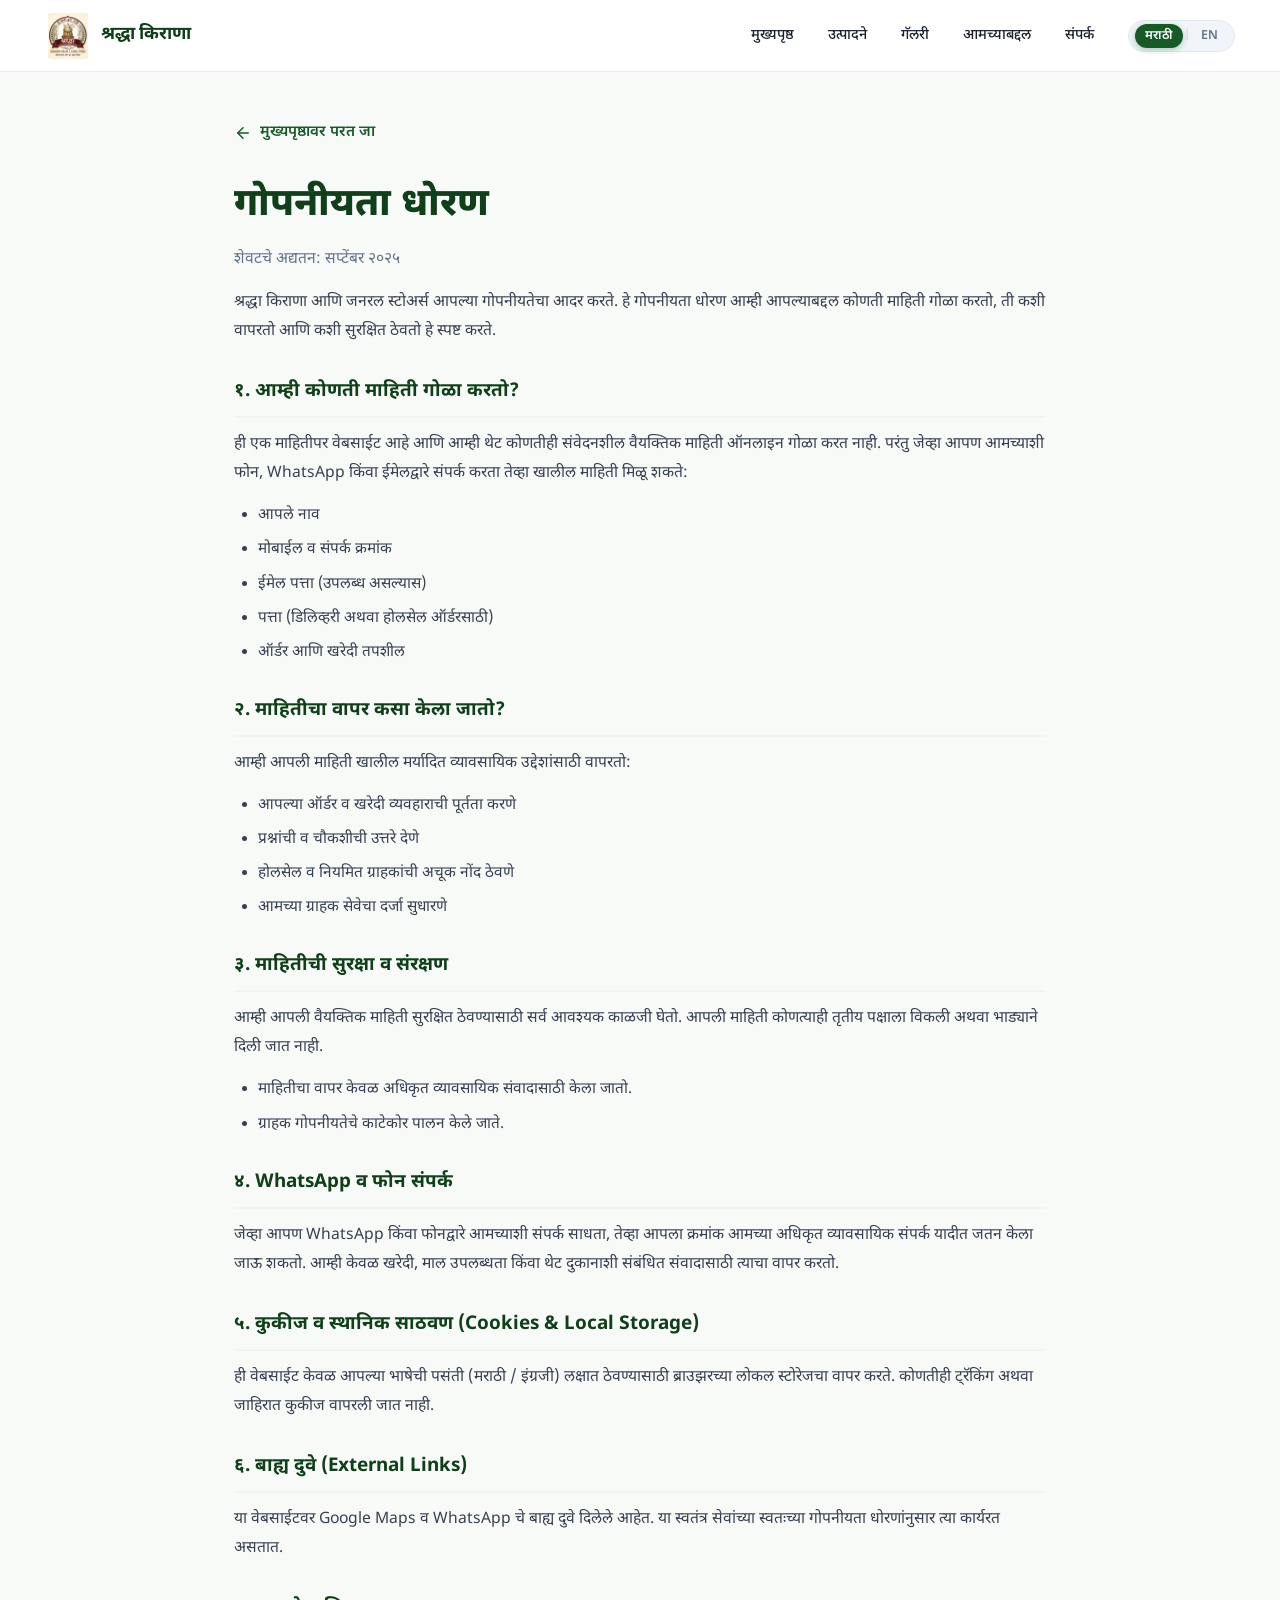
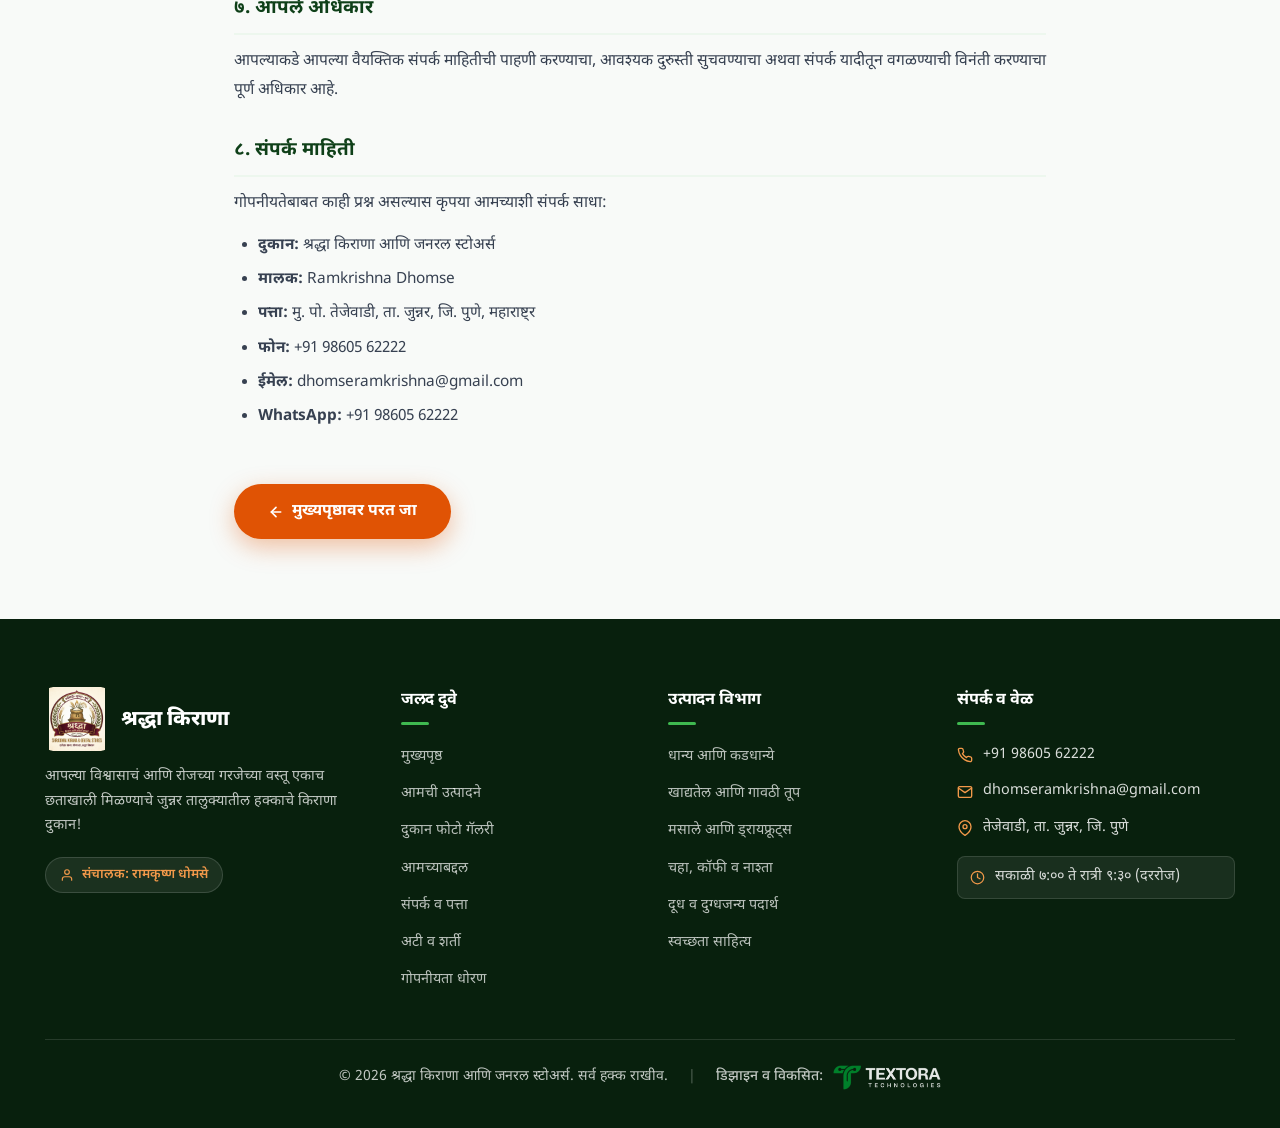
<file: privacy.html>
﻿<!DOCTYPE html>
<html lang="mr">
<head>
  <meta charset="UTF-8" />
  <meta name="viewport" content="width=device-width, initial-scale=1.0" />
  <title>गोपनीयता धोरण | Privacy Policy — श्रद्धा किराणा</title>
  <link rel="stylesheet" href="css/style.css" />
  <link rel="preconnect" href="https://fonts.googleapis.com" />
  <link rel="preconnect" href="https://fonts.gstatic.com" crossorigin />
  <link href="https://fonts.googleapis.com/css2?family=Noto+Sans+Devanagari:wght@400;500;600;700;800&family=Poppins:wght@400;500;600;700;800&display=swap" rel="stylesheet" />
</head>
<body class="legal-body">

  <!-- FIXED NAVBAR -->
  <header class="navbar fixed-navbar" id="navbar">
    <div class="container nav-inner">
      <a href="index.html" class="nav-brand">
        <span class="brand-icon brand-logo-img">
          <img src="images/logo_badge.png" alt="Shraddha Kirana Logo" height="46" width="46" style="object-fit:contain;border-radius:6px;">
        </span>
        <span class="brand-text">
          <span class="mr">श्रद्धा किराणा</span>
          <span class="en hidden">Shraddha Kirana</span>
        </span>
      </a>

      <div class="nav-right">
        <ul class="nav-links">
          <li><a href="index.html">
            <span class="mr">मुख्यपृष्ठ</span><span class="en hidden">Home</span>
          </a></li>
          <li><a href="products.html">
            <span class="mr">उत्पादने</span><span class="en hidden">Products</span>
          </a></li>
          <li><a href="gallery.html">
            <span class="mr">गॅलरी</span><span class="en hidden">Gallery</span>
          </a></li>
          <li><a href="about.html">
            <span class="mr">आमच्याबद्दल</span><span class="en hidden">About Us</span>
          </a></li>
          <li><a href="contact.html">
            <span class="mr">संपर्क</span><span class="en hidden">Contact</span>
          </a></li>
        </ul>

        <div class="nav-lang">
          <button class="lang-btn active" id="btn-mr" onclick="setLang('mr')">मराठी</button>
          <span class="lang-divider">|</span>
          <button class="lang-btn" id="btn-en" onclick="setLang('en')">EN</button>
        </div>
      </div>
    </div>
  </header>

  <!-- CONTENT -->
  <main class="legal-main">
    <div class="legal-page">

      <a href="index.html" class="legal-back">
        <svg width="18" height="18" viewBox="0 0 24 24" fill="none" stroke="currentColor" stroke-width="2" stroke-linecap="round" stroke-linejoin="round"><line x1="19" y1="12" x2="5" y2="12"/><polyline points="12 19 5 12 12 5"/></svg>
        <span class="mr">मुख्यपृष्ठावर परत जा</span>
        <span class="en hidden">Back to Home</span>
      </a>

      <h1>
        <span class="mr">गोपनीयता धोरण</span>
        <span class="en hidden">Privacy Policy</span>
      </h1>
      <p class="legal-date">
        <span class="mr">शेवटचे अद्यतन: सप्टेंबर २०२५</span>
        <span class="en hidden">Last Updated: September 2025</span>
      </p>

      <p>
        <span class="mr">श्रद्धा किराणा आणि जनरल स्टोअर्स आपल्या गोपनीयतेचा आदर करते. हे गोपनीयता धोरण आम्ही आपल्याबद्दल कोणती माहिती गोळा करतो, ती कशी वापरतो आणि कशी सुरक्षित ठेवतो हे स्पष्ट करते.</span>
        <span class="en hidden">Shraddha Kirana &amp; General Stores respects your privacy. This Privacy Policy outlines what information we collect, how it is handled, and how we protect it.</span>
      </p>

      <!-- 1 -->
      <h2>
        <span class="mr">१. आम्ही कोणती माहिती गोळा करतो?</span>
        <span class="en hidden">1. What Information Do We Collect?</span>
      </h2>
      <p>
        <span class="mr">ही एक माहितीपर वेबसाईट आहे आणि आम्ही थेट कोणतीही संवेदनशील वैयक्तिक माहिती ऑनलाइन गोळा करत नाही. परंतु जेव्हा आपण आमच्याशी फोन, WhatsApp किंवा ईमेलद्वारे संपर्क करता तेव्हा खालील माहिती मिळू शकते:</span>
        <span class="en hidden">This is primarily an informational website and we do not collect sensitive data online. When you contact us via telephone, WhatsApp, or email, we may receive:</span>
      </p>
      <ul>
        <li><span class="mr">आपले नाव</span><span class="en hidden">Your name</span></li>
        <li><span class="mr">मोबाईल व संपर्क क्रमांक</span><span class="en hidden">Mobile and telephone number</span></li>
        <li><span class="mr">ईमेल पत्ता (उपलब्ध असल्यास)</span><span class="en hidden">Email address (if shared)</span></li>
        <li><span class="mr">पत्ता (डिलिव्हरी अथवा होलसेल ऑर्डरसाठी)</span><span class="en hidden">Delivery address (for wholesale orders)</span></li>
        <li><span class="mr">ऑर्डर आणि खरेदी तपशील</span><span class="en hidden">Order and purchase details</span></li>
      </ul>

      <!-- 2 -->
      <h2>
        <span class="mr">२. माहितीचा वापर कसा केला जातो?</span>
        <span class="en hidden">2. How Do We Use Your Information?</span>
      </h2>
      <p>
        <span class="mr">आम्ही आपली माहिती खालील मर्यादित व्यावसायिक उद्देशांसाठी वापरतो:</span>
        <span class="en hidden">We use your information solely for legitimate operational purposes:</span>
      </p>
      <ul>
        <li><span class="mr">आपल्या ऑर्डर व खरेदी व्यवहाराची पूर्तता करणे</span><span class="en hidden">Fulfilling your grocery orders and enquiries</span></li>
        <li><span class="mr">प्रश्नांची व चौकशीची उत्तरे देणे</span><span class="en hidden">Responding to customer inquiries and phone calls</span></li>
        <li><span class="mr">होलसेल व नियमित ग्राहकांची अचूक नोंद ठेवणे</span><span class="en hidden">Maintaining accurate records for wholesale clients</span></li>
        <li><span class="mr">आमच्या ग्राहक सेवेचा दर्जा सुधारणे</span><span class="en hidden">Improving the overall quality of customer service</span></li>
      </ul>

      <!-- 3 -->
      <h2>
        <span class="mr">३. माहितीची सुरक्षा व संरक्षण</span>
        <span class="en hidden">3. Data Security &amp; Protection</span>
      </h2>
      <p>
        <span class="mr">आम्ही आपली वैयक्तिक माहिती सुरक्षित ठेवण्यासाठी सर्व आवश्यक काळजी घेतो. आपली माहिती कोणत्याही तृतीय पक्षाला विकली अथवा भाड्याने दिली जात नाही.</span>
        <span class="en hidden">We take rigorous steps to protect your personal details. We do not sell, rent, or trade customer information to any third-party marketing firms.</span>
      </p>
      <ul>
        <li><span class="mr">माहितीचा वापर केवळ अधिकृत व्यावसायिक संवादासाठी केला जातो.</span><span class="en hidden">Information is utilized solely for authentic business communication.</span></li>
        <li><span class="mr">ग्राहक गोपनीयतेचे काटेकोर पालन केले जाते.</span><span class="en hidden">Strict adherence to customer privacy standards.</span></li>
      </ul>

      <!-- 4 -->
      <h2>
        <span class="mr">४. WhatsApp व फोन संपर्क</span>
        <span class="en hidden">4. WhatsApp &amp; Phone Communication</span>
      </h2>
      <p>
        <span class="mr">जेव्हा आपण WhatsApp किंवा फोनद्वारे आमच्याशी संपर्क साधता, तेव्हा आपला क्रमांक आमच्या अधिकृत व्यावसायिक संपर्क यादीत जतन केला जाऊ शकतो. आम्ही केवळ खरेदी, माल उपलब्धता किंवा थेट दुकानाशी संबंधित संवादासाठी त्याचा वापर करतो.</span>
        <span class="en hidden">When you initiate contact over WhatsApp or call, your phone number may be stored for customer relationship purposes. We communicate only regarding grocery orders, stock availability, or direct inquiries.</span>
      </p>

      <!-- 5 -->
      <h2>
        <span class="mr">५. कुकीज व स्थानिक साठवण (Cookies &amp; Local Storage)</span>
        <span class="en hidden">5. Cookies &amp; Local Storage</span>
      </h2>
      <p>
        <span class="mr">ही वेबसाईट केवळ आपल्या भाषेची पसंती (मराठी / इंग्रजी) लक्षात ठेवण्यासाठी ब्राउझरच्या लोकल स्टोरेजचा वापर करते. कोणतीही ट्रॅकिंग अथवा जाहिरात कुकीज वापरली जात नाही.</span>
        <span class="en hidden">This website utilizes browser Local Storage strictly to remember your language preference (Marathi / English). No tracking, marketing, or advertising cookies are deployed.</span>
      </p>

      <!-- 6 -->
      <h2>
        <span class="mr">६. बाह्य दुवे (External Links)</span>
        <span class="en hidden">6. Third-Party Links</span>
      </h2>
      <p>
        <span class="mr">या वेबसाईटवर Google Maps व WhatsApp चे बाह्य दुवे दिलेले आहेत. या स्वतंत्र सेवांच्या स्वतःच्या गोपनीयता धोरणांनुसार त्या कार्यरत असतात.</span>
        <span class="en hidden">This website contains links to Google Maps and WhatsApp for location and chat. These platforms operate under their respective privacy policies.</span>
      </p>

      <!-- 7 -->
      <h2>
        <span class="mr">७. आपले अधिकार</span>
        <span class="en hidden">7. Your Privacy Rights</span>
      </h2>
      <p>
        <span class="mr">आपल्याकडे आपल्या वैयक्तिक संपर्क माहितीची पाहणी करण्याचा, आवश्यक दुरुस्ती सुचवण्याचा अथवा संपर्क यादीतून वगळण्याची विनंती करण्याचा पूर्ण अधिकार आहे.</span>
        <span class="en hidden">You have the right to inspect any personal contact information we hold, request amendments, or ask for removal from our messaging list.</span>
      </p>

      <!-- 8 -->
      <h2>
        <span class="mr">८. संपर्क माहिती</span>
        <span class="en hidden">8. Contact Us</span>
      </h2>
      <p>
        <span class="mr">गोपनीयतेबाबत काही प्रश्न असल्यास कृपया आमच्याशी संपर्क साधा:</span>
        <span class="en hidden">For any privacy-related queries, please contact:</span>
      </p>
      <ul>
        <li><strong><span class="mr">दुकान:</span><span class="en hidden">Store:</span></strong> <span class="mr">श्रद्धा किराणा आणि जनरल स्टोअर्स</span><span class="en hidden">Shraddha Kirana &amp; General Stores</span></li>
        <li><strong><span class="mr">मालक:</span><span class="en hidden">Proprietor:</span></strong> Ramkrishna Dhomse</li>
        <li><strong><span class="mr">पत्ता:</span><span class="en hidden">Address:</span></strong> <span class="mr">मु. पो. तेजेवाडी, ता. जुन्नर, जि. पुणे, महाराष्ट्र</span><span class="en hidden">At Tejewadi, Taluka Junnar, Dist. Pune, Maharashtra</span></li>
        <li><strong><span class="mr">फोन:</span><span class="en hidden">Phone:</span></strong> <a href="tel:+919860562222">+91 98605 62222</a></li>
        <li><strong><span class="mr">ईमेल:</span><span class="en hidden">Email:</span></strong> <a href="mailto:dhomseramkrishna@gmail.com">dhomseramkrishna@gmail.com</a></li>
        <li><strong>WhatsApp:</strong> <a href="https://wa.me/919860562222" target="_blank" rel="noopener">+91 98605 62222</a></li>
      </ul>

      <br/>
      <a href="index.html" class="btn-cta" style="display:inline-flex; align-items:center; gap:8px; margin-top: 12px;">
        <svg width="16" height="16" viewBox="0 0 24 24" fill="none" stroke="currentColor" stroke-width="2.5" stroke-linecap="round" stroke-linejoin="round"><line x1="19" y1="12" x2="5" y2="12"/><polyline points="12 19 5 12 12 5"/></svg>
        <span class="mr">मुख्यपृष्ठावर परत जा</span>
        <span class="en hidden">Back to Home</span>
      </a>

    </div>
  </main>

  <!-- FOOTER -->
  <footer class="footer">
    <div class="container">
      <div class="footer-top">

        <!-- Col 1: Store Intro -->
        <div class="footer-col footer-col-brand">
          <div class="footer-brand-header">
            <span class="footer-logo-badge footer-logo-img">
              <img src="images/logo_badge.png" alt="Shraddha Kirana Logo" height="64" width="64" style="object-fit:contain;border-radius:8px;">
            </span>
            <h3>
              <span class="mr">श्रद्धा किराणा</span>
              <span class="en hidden">Shraddha Kirana</span>
            </h3>
          </div>
          <p class="footer-desc">
            <span class="mr">आपल्या विश्वासाचं आणि रोजच्या गरजेच्या वस्तू एकाच छताखाली मिळण्याचे जुन्नर तालुक्यातील हक्काचे किराणा दुकान!</span>
            <span class="en hidden">Your trusted destination for everyday groceries and bulk grain essentials in Junnar!</span>
          </p>
          <div class="footer-owner-badge">
            <svg width="14" height="14" viewBox="0 0 24 24" fill="none" stroke="currentColor" stroke-width="2" stroke-linecap="round" stroke-linejoin="round"><path d="M20 21v-2a4 4 0 0 0-4-4H8a4 4 0 0 0-4 4v2"/><circle cx="12" cy="7" r="4"/></svg>
            <span>
              <span class="mr">संचालक: रामकृष्ण धोमसे</span>
              <span class="en hidden">Proprietor: Ramkrishna Dhomse</span>
            </span>
          </div>
        </div>

        <!-- Col 2: Quick Links -->
        <div class="footer-col">
          <h4 class="footer-heading">
            <span class="mr">जलद दुवे</span>
            <span class="en hidden">Quick Links</span>
          </h4>
          <ul class="footer-menu">
            <li><a href="index.html"><span class="mr">मुख्यपृष्ठ</span><span class="en hidden">Home</span></a></li>
            <li><a href="products.html"><span class="mr">आमची उत्पादने</span><span class="en hidden">Products</span></a></li>
            <li><a href="gallery.html"><span class="mr">दुकान फोटो गॅलरी</span><span class="en hidden">Photo Gallery</span></a></li>
            <li><a href="about.html"><span class="mr">आमच्याबद्दल</span><span class="en hidden">About Us</span></a></li>
            <li><a href="contact.html"><span class="mr">संपर्क व पत्ता</span><span class="en hidden">Contact Store</span></a></li>
            <li><a href="terms.html"><span class="mr">अटी व शर्ती</span><span class="en hidden">Terms &amp; Conditions</span></a></li>
            <li><a href="privacy.html"><span class="mr">गोपनीयता धोरण</span><span class="en hidden">Privacy Policy</span></a></li>
          </ul>
        </div>

        <!-- Col 3: Products Highlight -->
        <div class="footer-col">
          <h4 class="footer-heading">
            <span class="mr">उत्पादन विभाग</span>
            <span class="en hidden">Categories</span>
          </h4>
          <ul class="footer-menu">
            <li><a href="products.html?cat=grains"><span class="mr">धान्य आणि कडधान्ये</span><span class="en hidden">Grains &amp; Pulses</span></a></li>
            <li><a href="products.html?cat=oils"><span class="mr">खाद्यतेल आणि गावठी तूप</span><span class="en hidden">Oils &amp; Pure Ghee</span></a></li>
            <li><a href="products.html?cat=spices"><span class="mr">मसाले आणि ड्रायफ्रूट्स</span><span class="en hidden">Spices &amp; Dry Fruits</span></a></li>
            <li><a href="products.html?cat=breakfast"><span class="mr">चहा, कॉफी व नाश्ता</span><span class="en hidden">Tea &amp; Breakfast</span></a></li>
            <li><a href="products.html?cat=dairy"><span class="mr">दूध व दुग्धजन्य पदार्थ</span><span class="en hidden">Milk &amp; Dairy</span></a></li>
            <li><a href="products.html?cat=cleaning"><span class="mr">स्वच्छता साहित्य</span><span class="en hidden">Cleaning Products</span></a></li>
          </ul>
        </div>

        <!-- Col 4: Store Contact & Timing -->
        <div class="footer-col">
          <h4 class="footer-heading">
            <span class="mr">संपर्क व वेळ</span>
            <span class="en hidden">Contact &amp; Hours</span>
          </h4>
          <ul class="footer-contact-items">
            <li>
              <svg width="16" height="16" viewBox="0 0 24 24" fill="none" stroke="currentColor" stroke-width="2" stroke-linecap="round" stroke-linejoin="round"><path d="M22 16.92v3a2 2 0 0 1-2.18 2 19.79 19.79 0 0 1-8.63-3.07 19.5 19.5 0 0 1-6-6 19.79 19.79 0 0 1-3.07-8.67A2 2 0 0 1 4.11 2h3a2 2 0 0 1 2 1.72 12.84 12.84 0 0 0 .7 2.81 2 2 0 0 1-.45 2.11L8.09 9.91a16 16 0 0 0 6 6l1.27-1.27a2 2 0 0 1 2.11-.45 12.84 12.84 0 0 0 2.81.7A2 2 0 0 1 22 16.92z"/></svg>
              <a href="tel:+919860562222">+91 98605 62222</a>
            </li>
            <li>
              <svg width="16" height="16" viewBox="0 0 24 24" fill="none" stroke="currentColor" stroke-width="2" stroke-linecap="round" stroke-linejoin="round"><path d="M4 4h16c1.1 0 2 .9 2 2v12c0 1.1-.9 2-2 2H4c-1.1 0-2-.9-2-2V6c0-1.1.9-2 2-2z"/><polyline points="22,6 12,13 2,6"/></svg>
              <a href="mailto:dhomseramkrishna@gmail.com">dhomseramkrishna@gmail.com</a>
            </li>
            <li>
              <svg width="16" height="16" viewBox="0 0 24 24" fill="none" stroke="currentColor" stroke-width="2" stroke-linecap="round" stroke-linejoin="round"><path d="M21 10c0 7-9 13-9 13s-9-6-9-13a9 9 0 0 1 18 0z"/><circle cx="12" cy="10" r="3"/></svg>
              <a href="https://maps.app.goo.gl/4jRTxDockXNkMkGW7" target="_blank" rel="noopener" title="Google Maps Store Location">
                <span class="mr">तेजेवाडी, ता. जुन्नर, जि. पुणे</span>
                <span class="en hidden">Tejewadi, Junnar, Pune</span>
              </a>
            </li>
            <li class="footer-timing-badge">
              <svg width="15" height="15" viewBox="0 0 24 24" fill="none" stroke="currentColor" stroke-width="2" stroke-linecap="round" stroke-linejoin="round"><circle cx="12" cy="12" r="10"/><polyline points="12 6 12 12 16 14"/></svg>
              <span>
                <span class="mr">सकाळी ७:०० ते रात्री ९:३० (दररोज)</span>
                <span class="en hidden">7:00 AM - 9:30 PM (Daily)</span>
              </span>
            </li>
          </ul>
        </div>

      </div>

      <div class="footer-bottom">
        <p class="footer-copy">
          <span class="mr">&copy; 2026 श्रद्धा किराणा आणि जनरल स्टोअर्स. सर्व हक्क राखीव.</span>
          <span class="en hidden">&copy; 2026 Shraddha Kirana &amp; General Stores. All rights reserved.</span>
        </p>
        <span class="footer-bottom-divider">|</span>
        <p class="footer-developer">
          <span class="mr">डिझाइन व विकसित:&nbsp;</span>
          <span class="en hidden">Designed &amp; Developed by&nbsp;</span>
          <a href="https://textorasms.com" target="_blank" rel="noopener" class="footer-dev-logo-link" title="Textora Technologies">
            <img src="images/textora-logo-white.png" alt="Textora Technologies" class="footer-dev-logo" />
          </a>
        </p>
      </div>
    </div>
  </footer>

  <script>
    function setLang(lang) {
      document.body.classList.toggle('lang-en', lang === 'en');
      document.getElementById('btn-mr').classList.toggle('active', lang === 'mr');
      document.getElementById('btn-en').classList.toggle('active', lang === 'en');
      localStorage.setItem('sk_lang', lang);
    }
    (function () {
      const saved = localStorage.getItem('sk_lang');
      if (saved === 'en') setLang('en');
    })();
  </script>
</body>
</html>
</file>
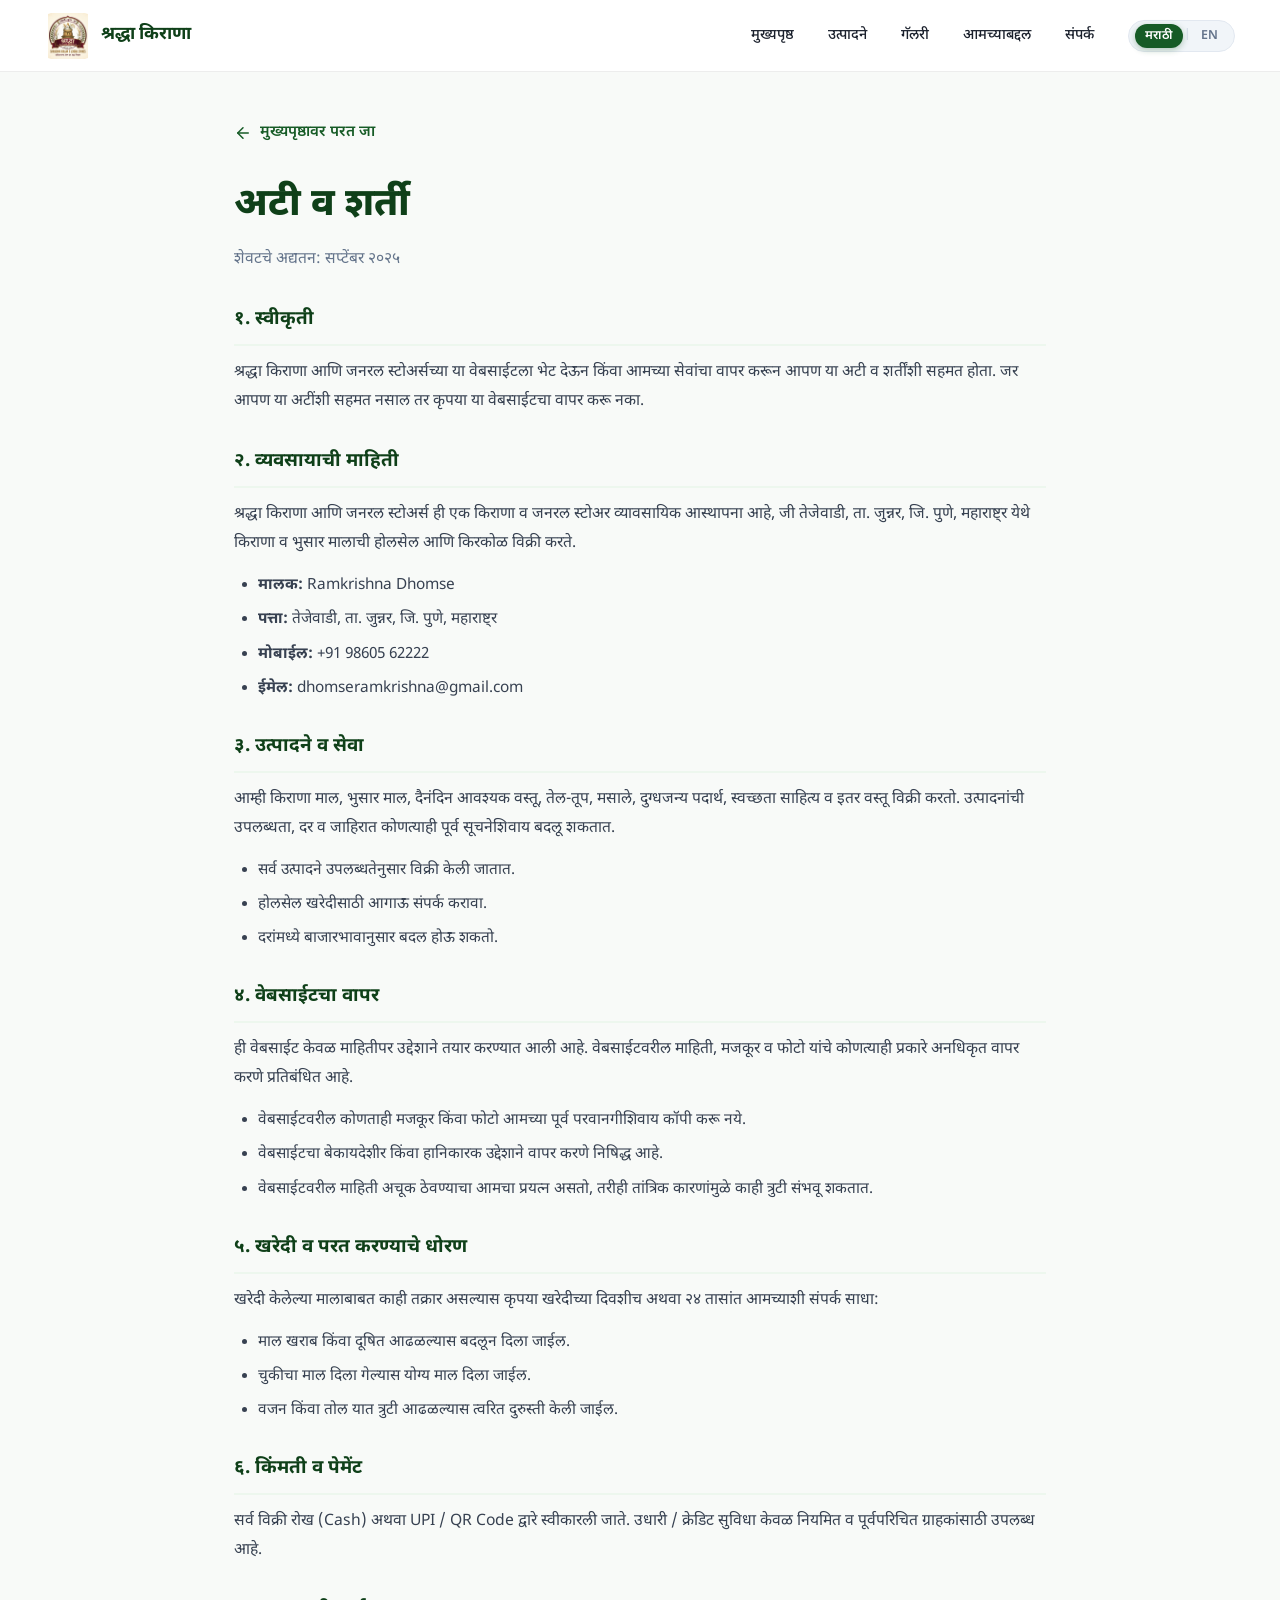
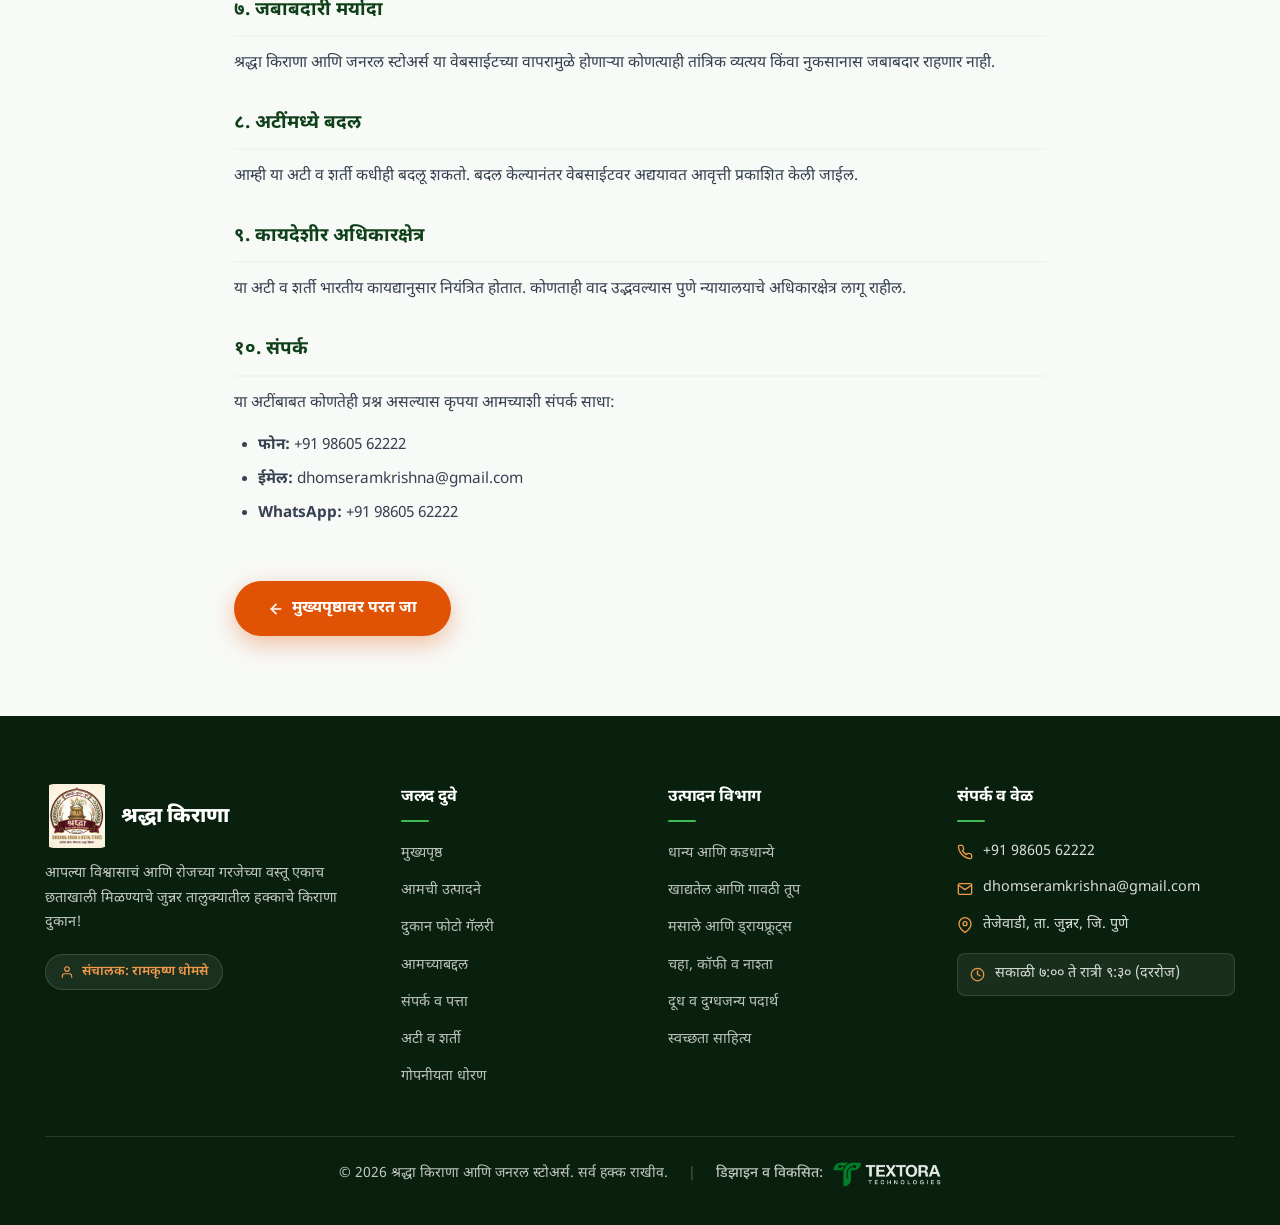
<file: terms.html>
﻿<!DOCTYPE html>
<html lang="mr">
<head>
  <meta charset="UTF-8" />
  <meta name="viewport" content="width=device-width, initial-scale=1.0" />
  <title>अटी व शर्ती | Terms &amp; Conditions — श्रद्धा किराणा</title>
  <link rel="stylesheet" href="css/style.css" />
  <link rel="preconnect" href="https://fonts.googleapis.com" />
  <link rel="preconnect" href="https://fonts.gstatic.com" crossorigin />
  <link href="https://fonts.googleapis.com/css2?family=Noto+Sans+Devanagari:wght@400;500;600;700;800&family=Poppins:wght@400;500;600;700;800&display=swap" rel="stylesheet" />
</head>
<body class="legal-body">

  <!-- FIXED NAVBAR -->
  <header class="navbar fixed-navbar" id="navbar">
    <div class="container nav-inner">
      <a href="index.html" class="nav-brand">
        <span class="brand-icon brand-logo-img">
          <img src="images/logo_badge.png" alt="Shraddha Kirana Logo" height="46" width="46" style="object-fit:contain;border-radius:6px;">
        </span>
        <span class="brand-text">
          <span class="mr">श्रद्धा किराणा</span>
          <span class="en hidden">Shraddha Kirana</span>
        </span>
      </a>
      <div class="nav-right">
        <ul class="nav-links">
          <li><a href="index.html">
            <span class="mr">मुख्यपृष्ठ</span><span class="en hidden">Home</span>
          </a></li>
          <li><a href="products.html">
            <span class="mr">उत्पादने</span><span class="en hidden">Products</span>
          </a></li>
          <li><a href="gallery.html">
            <span class="mr">गॅलरी</span><span class="en hidden">Gallery</span>
          </a></li>
          <li><a href="about.html">
            <span class="mr">आमच्याबद्दल</span><span class="en hidden">About Us</span>
          </a></li>
          <li><a href="contact.html">
            <span class="mr">संपर्क</span><span class="en hidden">Contact</span>
          </a></li>
        </ul>

        <div class="nav-lang">
          <button class="lang-btn active" id="btn-mr" onclick="setLang('mr')">मराठी</button>
          <span class="lang-divider">|</span>
          <button class="lang-btn" id="btn-en" onclick="setLang('en')">EN</button>
        </div>
      </div>
    </div>
  </header>

  <!-- CONTENT -->
  <main class="legal-main">
    <div class="legal-page">

      <a href="index.html" class="legal-back">
        <svg width="18" height="18" viewBox="0 0 24 24" fill="none" stroke="currentColor" stroke-width="2" stroke-linecap="round" stroke-linejoin="round"><line x1="19" y1="12" x2="5" y2="12"/><polyline points="12 19 5 12 12 5"/></svg>
        <span class="mr">मुख्यपृष्ठावर परत जा</span>
        <span class="en hidden">Back to Home</span>
      </a>

      <h1>
        <span class="mr">अटी व शर्ती</span>
        <span class="en hidden">Terms &amp; Conditions</span>
      </h1>
      <p class="legal-date">
        <span class="mr">शेवटचे अद्यतन: सप्टेंबर २०२५</span>
        <span class="en hidden">Last Updated: September 2025</span>
      </p>

      <!-- 1 -->
      <h2>
        <span class="mr">१. स्वीकृती</span>
        <span class="en hidden">1. Acceptance</span>
      </h2>
      <p>
        <span class="mr">श्रद्धा किराणा आणि जनरल स्टोअर्सच्या या वेबसाईटला भेट देऊन किंवा आमच्या सेवांचा वापर करून आपण या अटी व शर्तींशी सहमत होता. जर आपण या अटींशी सहमत नसाल तर कृपया या वेबसाईटचा वापर करू नका.</span>
        <span class="en hidden">By visiting this website of Shraddha Kirana &amp; General Stores or using our services, you agree to these Terms &amp; Conditions. If you do not agree to these terms, please do not use this website.</span>
      </p>

      <!-- 2 -->
      <h2>
        <span class="mr">२. व्यवसायाची माहिती</span>
        <span class="en hidden">2. Business Information</span>
      </h2>
      <p>
        <span class="mr">श्रद्धा किराणा आणि जनरल स्टोअर्स ही एक किराणा व जनरल स्टोअर व्यावसायिक आस्थापना आहे, जी तेजेवाडी, ता. जुन्नर, जि. पुणे, महाराष्ट्र येथे किराणा व भुसार मालाची होलसेल आणि किरकोळ विक्री करते.</span>
        <span class="en hidden">Shraddha Kirana &amp; General Stores is a grocery and general store business establishment that sells grocery and grain products wholesale and retail at Tejewadi, Taluka Junnar, District Pune, Maharashtra.</span>
      </p>
      <ul>
        <li><strong><span class="mr">मालक:</span><span class="en hidden">Owner:</span></strong> Ramkrishna Dhomse</li>
        <li><strong><span class="mr">पत्ता:</span><span class="en hidden">Address:</span></strong> <span class="mr">तेजेवाडी, ता. जुन्नर, जि. पुणे, महाराष्ट्र</span><span class="en hidden">Tejewadi, Taluka Junnar, Dist. Pune, Maharashtra</span></li>
        <li><strong><span class="mr">मोबाईल:</span><span class="en hidden">Mobile:</span></strong> +91 98605 62222</li>
        <li><strong><span class="mr">ईमेल:</span><span class="en hidden">Email:</span></strong> dhomseramkrishna@gmail.com</li>
      </ul>

      <!-- 3 -->
      <h2>
        <span class="mr">३. उत्पादने व सेवा</span>
        <span class="en hidden">3. Products &amp; Services</span>
      </h2>
      <p>
        <span class="mr">आम्ही किराणा माल, भुसार माल, दैनंदिन आवश्यक वस्तू, तेल-तूप, मसाले, दुग्धजन्य पदार्थ, स्वच्छता साहित्य व इतर वस्तू विक्री करतो. उत्पादनांची उपलब्धता, दर व जाहिरात कोणत्याही पूर्व सूचनेशिवाय बदलू शकतात.</span>
        <span class="en hidden">We sell grocery items, grain products, daily essentials, oils, ghee, spices, dairy products, cleaning supplies and other items. Product availability, prices and promotions may change without prior notice.</span>
      </p>
      <ul>
        <li><span class="mr">सर्व उत्पादने उपलब्धतेनुसार विक्री केली जातात.</span><span class="en hidden">All products are sold subject to availability.</span></li>
        <li><span class="mr">होलसेल खरेदीसाठी आगाऊ संपर्क करावा.</span><span class="en hidden">For wholesale purchases, please contact in advance.</span></li>
        <li><span class="mr">दरांमध्ये बाजारभावानुसार बदल होऊ शकतो.</span><span class="en hidden">Prices may change according to market rates.</span></li>
      </ul>

      <!-- 4 -->
      <h2>
        <span class="mr">४. वेबसाईटचा वापर</span>
        <span class="en hidden">4. Use of Website</span>
      </h2>
      <p>
        <span class="mr">ही वेबसाईट केवळ माहितीपर उद्देशाने तयार करण्यात आली आहे. वेबसाईटवरील माहिती, मजकूर व फोटो यांचे कोणत्याही प्रकारे अनधिकृत वापर करणे प्रतिबंधित आहे.</span>
        <span class="en hidden">This website has been created for informational purposes only. Unauthorized use of information, content and photos on this website in any form is prohibited.</span>
      </p>
      <ul>
        <li><span class="mr">वेबसाईटवरील कोणताही मजकूर किंवा फोटो आमच्या पूर्व परवानगीशिवाय कॉपी करू नये.</span><span class="en hidden">Do not copy any content or photos from this website without prior permission.</span></li>
        <li><span class="mr">वेबसाईटचा बेकायदेशीर किंवा हानिकारक उद्देशाने वापर करणे निषिद्ध आहे.</span><span class="en hidden">Using this website for illegal or harmful purposes is strictly prohibited.</span></li>
        <li><span class="mr">वेबसाईटवरील माहिती अचूक ठेवण्याचा आमचा प्रयत्न असतो, तरीही तांत्रिक कारणांमुळे काही त्रुटी संभवू शकतात.</span><span class="en hidden">We strive to keep the website accurate, though minor errors may occur due to technical reasons.</span></li>
      </ul>

      <!-- 5 -->
      <h2>
        <span class="mr">५. खरेदी व परत करण्याचे धोरण</span>
        <span class="en hidden">5. Purchase &amp; Return Policy</span>
      </h2>
      <p>
        <span class="mr">खरेदी केलेल्या मालाबाबत काही तक्रार असल्यास कृपया खरेदीच्या दिवशीच अथवा २४ तासांत आमच्याशी संपर्क साधा:</span>
        <span class="en hidden">If there is any issue with purchased items, please contact us on the day of purchase or within 24 hours:</span>
      </p>
      <ul>
        <li><span class="mr">माल खराब किंवा दूषित आढळल्यास बदलून दिला जाईल.</span><span class="en hidden">Damaged or spoiled goods will be replaced.</span></li>
        <li><span class="mr">चुकीचा माल दिला गेल्यास योग्य माल दिला जाईल.</span><span class="en hidden">Incorrectly supplied goods will be exchanged.</span></li>
        <li><span class="mr">वजन किंवा तोल यात त्रुटी आढळल्यास त्वरित दुरुस्ती केली जाईल.</span><span class="en hidden">Discrepancies in weight or measure will be rectified immediately.</span></li>
      </ul>

      <!-- 6 -->
      <h2>
        <span class="mr">६. किंमती व पेमेंट</span>
        <span class="en hidden">6. Pricing &amp; Payments</span>
      </h2>
      <p>
        <span class="mr">सर्व विक्री रोख (Cash) अथवा UPI / QR Code द्वारे स्वीकारली जाते. उधारी / क्रेडिट सुविधा केवळ नियमित व पूर्वपरिचित ग्राहकांसाठी उपलब्ध आहे.</span>
        <span class="en hidden">All transactions are settled via Cash or digital UPI / QR code. Credit terms are only available for regular pre-approved customers.</span>
      </p>

      <!-- 7 -->
      <h2>
        <span class="mr">७. जबाबदारी मर्यादा</span>
        <span class="en hidden">7. Limitation of Liability</span>
      </h2>
      <p>
        <span class="mr">श्रद्धा किराणा आणि जनरल स्टोअर्स या वेबसाईटच्या वापरामुळे होणाऱ्या कोणत्याही तांत्रिक व्यत्यय किंवा नुकसानास जबाबदार राहणार नाही.</span>
        <span class="en hidden">Shraddha Kirana &amp; General Stores shall not be held liable for any technical disruptions or indirect loss arising from website access.</span>
      </p>

      <!-- 8 -->
      <h2>
        <span class="mr">८. अटींमध्ये बदल</span>
        <span class="en hidden">8. Changes to Terms</span>
      </h2>
      <p>
        <span class="mr">आम्ही या अटी व शर्ती कधीही बदलू शकतो. बदल केल्यानंतर वेबसाईटवर अद्ययावत आवृत्ती प्रकाशित केली जाईल.</span>
        <span class="en hidden">We reserve the right to revise these Terms &amp; Conditions whenever necessary. Updated versions will be published directly on this page.</span>
      </p>

      <!-- 9 -->
      <h2>
        <span class="mr">९. कायदेशीर अधिकारक्षेत्र</span>
        <span class="en hidden">9. Governing Law</span>
      </h2>
      <p>
        <span class="mr">या अटी व शर्ती भारतीय कायद्यानुसार नियंत्रित होतात. कोणताही वाद उद्भवल्यास पुणे न्यायालयाचे अधिकारक्षेत्र लागू राहील.</span>
        <span class="en hidden">These Terms &amp; Conditions are governed by Indian law, and subject to the exclusive jurisdiction of the courts in Pune, Maharashtra.</span>
      </p>

      <!-- 10 -->
      <h2>
        <span class="mr">१०. संपर्क</span>
        <span class="en hidden">10. Contact Information</span>
      </h2>
      <p>
        <span class="mr">या अटींबाबत कोणतेही प्रश्न असल्यास कृपया आमच्याशी संपर्क साधा:</span>
        <span class="en hidden">For any questions regarding these terms, please contact:</span>
      </p>
      <ul>
        <li><strong><span class="mr">फोन:</span><span class="en hidden">Phone:</span></strong> <a href="tel:+919860562222">+91 98605 62222</a></li>
        <li><strong><span class="mr">ईमेल:</span><span class="en hidden">Email:</span></strong> <a href="mailto:dhomseramkrishna@gmail.com">dhomseramkrishna@gmail.com</a></li>
        <li><strong>WhatsApp:</strong> <a href="https://wa.me/919860562222" target="_blank" rel="noopener">+91 98605 62222</a></li>
      </ul>

      <br/>
      <a href="index.html" class="btn-cta" style="display:inline-flex; align-items:center; gap:8px; margin-top: 12px;">
        <svg width="16" height="16" viewBox="0 0 24 24" fill="none" stroke="currentColor" stroke-width="2.5" stroke-linecap="round" stroke-linejoin="round"><line x1="19" y1="12" x2="5" y2="12"/><polyline points="12 19 5 12 12 5"/></svg>
        <span class="mr">मुख्यपृष्ठावर परत जा</span>
        <span class="en hidden">Back to Home</span>
      </a>
    </div>
  </main>

  <!-- FOOTER -->
  <footer class="footer">
    <div class="container">
      <div class="footer-top">

        <!-- Col 1: Store Intro -->
        <div class="footer-col footer-col-brand">
          <div class="footer-brand-header">
            <span class="footer-logo-badge footer-logo-img">
              <img src="images/logo_badge.png" alt="Shraddha Kirana Logo" height="64" width="64" style="object-fit:contain;border-radius:8px;">
            </span>
            <h3>
              <span class="mr">श्रद्धा किराणा</span>
              <span class="en hidden">Shraddha Kirana</span>
            </h3>
          </div>
          <p class="footer-desc">
            <span class="mr">आपल्या विश्वासाचं आणि रोजच्या गरजेच्या वस्तू एकाच छताखाली मिळण्याचे जुन्नर तालुक्यातील हक्काचे किराणा दुकान!</span>
            <span class="en hidden">Your trusted destination for everyday groceries and bulk grain essentials in Junnar!</span>
          </p>
          <div class="footer-owner-badge">
            <svg width="14" height="14" viewBox="0 0 24 24" fill="none" stroke="currentColor" stroke-width="2" stroke-linecap="round" stroke-linejoin="round"><path d="M20 21v-2a4 4 0 0 0-4-4H8a4 4 0 0 0-4 4v2"/><circle cx="12" cy="7" r="4"/></svg>
            <span>
              <span class="mr">संचालक: रामकृष्ण धोमसे</span>
              <span class="en hidden">Proprietor: Ramkrishna Dhomse</span>
            </span>
          </div>
        </div>

        <!-- Col 2: Quick Links -->
        <div class="footer-col">
          <h4 class="footer-heading">
            <span class="mr">जलद दुवे</span>
            <span class="en hidden">Quick Links</span>
          </h4>
          <ul class="footer-menu">
            <li><a href="index.html"><span class="mr">मुख्यपृष्ठ</span><span class="en hidden">Home</span></a></li>
            <li><a href="products.html"><span class="mr">आमची उत्पादने</span><span class="en hidden">Products</span></a></li>
            <li><a href="gallery.html"><span class="mr">दुकान फोटो गॅलरी</span><span class="en hidden">Photo Gallery</span></a></li>
            <li><a href="about.html"><span class="mr">आमच्याबद्दल</span><span class="en hidden">About Us</span></a></li>
            <li><a href="contact.html"><span class="mr">संपर्क व पत्ता</span><span class="en hidden">Contact Store</span></a></li>
            <li><a href="terms.html"><span class="mr">अटी व शर्ती</span><span class="en hidden">Terms &amp; Conditions</span></a></li>
            <li><a href="privacy.html"><span class="mr">गोपनीयता धोरण</span><span class="en hidden">Privacy Policy</span></a></li>
          </ul>
        </div>

        <!-- Col 3: Products Highlight -->
        <div class="footer-col">
          <h4 class="footer-heading">
            <span class="mr">उत्पादन विभाग</span>
            <span class="en hidden">Categories</span>
          </h4>
          <ul class="footer-menu">
            <li><a href="products.html?cat=grains"><span class="mr">धान्य आणि कडधान्ये</span><span class="en hidden">Grains &amp; Pulses</span></a></li>
            <li><a href="products.html?cat=oils"><span class="mr">खाद्यतेल आणि गावठी तूप</span><span class="en hidden">Oils &amp; Pure Ghee</span></a></li>
            <li><a href="products.html?cat=spices"><span class="mr">मसाले आणि ड्रायफ्रूट्स</span><span class="en hidden">Spices &amp; Dry Fruits</span></a></li>
            <li><a href="products.html?cat=breakfast"><span class="mr">चहा, कॉफी व नाश्ता</span><span class="en hidden">Tea &amp; Breakfast</span></a></li>
            <li><a href="products.html?cat=dairy"><span class="mr">दूध व दुग्धजन्य पदार्थ</span><span class="en hidden">Milk &amp; Dairy</span></a></li>
            <li><a href="products.html?cat=cleaning"><span class="mr">स्वच्छता साहित्य</span><span class="en hidden">Cleaning Products</span></a></li>
          </ul>
        </div>

        <!-- Col 4: Store Contact & Timing -->
        <div class="footer-col">
          <h4 class="footer-heading">
            <span class="mr">संपर्क व वेळ</span>
            <span class="en hidden">Contact &amp; Hours</span>
          </h4>
          <ul class="footer-contact-items">
            <li>
              <svg width="16" height="16" viewBox="0 0 24 24" fill="none" stroke="currentColor" stroke-width="2" stroke-linecap="round" stroke-linejoin="round"><path d="M22 16.92v3a2 2 0 0 1-2.18 2 19.79 19.79 0 0 1-8.63-3.07 19.5 19.5 0 0 1-6-6 19.79 19.79 0 0 1-3.07-8.67A2 2 0 0 1 4.11 2h3a2 2 0 0 1 2 1.72 12.84 12.84 0 0 0 .7 2.81 2 2 0 0 1-.45 2.11L8.09 9.91a16 16 0 0 0 6 6l1.27-1.27a2 2 0 0 1 2.11-.45 12.84 12.84 0 0 0 2.81.7A2 2 0 0 1 22 16.92z"/></svg>
              <a href="tel:+919860562222">+91 98605 62222</a>
            </li>
            <li>
              <svg width="16" height="16" viewBox="0 0 24 24" fill="none" stroke="currentColor" stroke-width="2" stroke-linecap="round" stroke-linejoin="round"><path d="M4 4h16c1.1 0 2 .9 2 2v12c0 1.1-.9 2-2 2H4c-1.1 0-2-.9-2-2V6c0-1.1.9-2 2-2z"/><polyline points="22,6 12,13 2,6"/></svg>
              <a href="mailto:dhomseramkrishna@gmail.com">dhomseramkrishna@gmail.com</a>
            </li>
            <li>
              <svg width="16" height="16" viewBox="0 0 24 24" fill="none" stroke="currentColor" stroke-width="2" stroke-linecap="round" stroke-linejoin="round"><path d="M21 10c0 7-9 13-9 13s-9-6-9-13a9 9 0 0 1 18 0z"/><circle cx="12" cy="10" r="3"/></svg>
              <a href="https://maps.app.goo.gl/4jRTxDockXNkMkGW7" target="_blank" rel="noopener" title="Google Maps Store Location">
                <span class="mr">तेजेवाडी, ता. जुन्नर, जि. पुणे</span>
                <span class="en hidden">Tejewadi, Junnar, Pune</span>
              </a>
            </li>
            <li class="footer-timing-badge">
              <svg width="15" height="15" viewBox="0 0 24 24" fill="none" stroke="currentColor" stroke-width="2" stroke-linecap="round" stroke-linejoin="round"><circle cx="12" cy="12" r="10"/><polyline points="12 6 12 12 16 14"/></svg>
              <span>
                <span class="mr">सकाळी ७:०० ते रात्री ९:३० (दररोज)</span>
                <span class="en hidden">7:00 AM - 9:30 PM (Daily)</span>
              </span>
            </li>
          </ul>
        </div>

      </div>

      <div class="footer-bottom">
        <p class="footer-copy">
          <span class="mr">&copy; 2026 श्रद्धा किराणा आणि जनरल स्टोअर्स. सर्व हक्क राखीव.</span>
          <span class="en hidden">&copy; 2026 Shraddha Kirana &amp; General Stores. All rights reserved.</span>
        </p>
        <span class="footer-bottom-divider">|</span>
        <p class="footer-developer">
          <span class="mr">डिझाइन व विकसित:&nbsp;</span>
          <span class="en hidden">Designed &amp; Developed by&nbsp;</span>
          <a href="https://textorasms.com" target="_blank" rel="noopener" class="footer-dev-logo-link" title="Textora Technologies">
            <img src="images/textora-logo-white.png" alt="Textora Technologies" class="footer-dev-logo" />
          </a>
        </p>
      </div>
    </div>
  </footer>

  <script>
    function setLang(lang) {
      document.body.classList.toggle('lang-en', lang === 'en');
      document.getElementById('btn-mr').classList.toggle('active', lang === 'mr');
      document.getElementById('btn-en').classList.toggle('active', lang === 'en');
      localStorage.setItem('sk_lang', lang);
    }
    (function () {
      const saved = localStorage.getItem('sk_lang');
      if (saved === 'en') setLang('en');
    })();
  </script>
</body>
</html>
</file>
<file: css/style.css>
/* ============================================================
   SHRADDHA KIRANA & GENERAL STORES
   Professional Bilingual Website Stylesheet
   ============================================================ */

/* ---- CSS VARIABLES ---- */
:root {
  --green-dark:    #165b26;
  --green-deep:    #0f4019;
  --green:         #238636;
  --green-light:   #3fb950;
  --green-pale:    #edf7ee;
  --saffron:       #e05304;
  --saffron-hover: #c94700;
  --gold:          #f2994a;
  --white:         #ffffff;
  --off-white:     #f8faf8;
  --surface:       #ffffff;
  --text-dark:     #1a202c;
  --text-body:     #374151;
  --text-muted:    #64748b;
  --border:        #e2e8f0;
  --border-light:  #edf2f7;
  --shadow-sm:     0 2px 8px rgba(0, 0, 0, 0.06);
  --shadow-md:     0 6px 20px rgba(0, 0, 0, 0.08);
  --shadow-lg:     0 12px 35px rgba(0, 0, 0, 0.12);
  --radius-sm:     8px;
  --radius:        14px;
  --radius-lg:     20px;
  --transition:    0.28s ease;
  --font-mr:       'Noto Sans Devanagari', -apple-system, sans-serif;
  --font-en:       'Poppins', -apple-system, sans-serif;
  --nav-height:    72px;
}

/* ---- RESET ---- */
*, *::before, *::after {
  box-sizing: border-box;
  margin: 0;
  padding: 0;
}
html {
  scroll-behavior: smooth;
  scroll-padding-top: var(--nav-height);
  font-size: 16px;
}
body {
  font-family: var(--font-mr);
  background: var(--off-white);
  color: var(--text-body);
  line-height: 1.7;
  overflow-x: hidden;
}
a {
  text-decoration: none;
  color: inherit;
}
ul {
  list-style: none;
}
img {
  max-width: 100%;
  display: block;
}

/* ---- BILINGUAL UTILITIES ---- */
.en { font-family: var(--font-en); }
.hidden { display: none !important; }
body.lang-en .mr { display: none !important; }
body.lang-en .en { display: inline !important; }
body.lang-en { font-family: var(--font-en); }

/* Containers */
.container {
  max-width: 1180px;
  margin: 0 auto;
  padding: 0 24px;
}

/* Fluid container for Navbar and Footer to justify content edge-to-edge */
.navbar .container,
.nav-inner {
  max-width: 100%;
  width: 100%;
  padding: 0 clamp(20px, 3.5vw, 48px);
}

.footer .container {
  max-width: 100%;
  width: 100%;
  padding: 0 clamp(20px, 3.5vw, 48px);
}

/* ============================================================
   FIXED NAVBAR
   ============================================================ */
.fixed-navbar {
  position: fixed;
  top: 0;
  left: 0;
  right: 0;
  height: var(--nav-height);
  background: rgba(255, 255, 255, 0.94);
  backdrop-filter: blur(12px);
  -webkit-backdrop-filter: blur(12px);
  border-bottom: 1px solid rgba(0, 0, 0, 0.07);
  z-index: 1000;
  transition: background var(--transition), box-shadow var(--transition);
}
.fixed-navbar.scrolled {
  background: #ffffff;
  box-shadow: 0 4px 20px rgba(0, 0, 0, 0.08);
}

.nav-inner {
  display: flex;
  align-items: center;
  justify-content: space-between;
  height: 100%;
}

.nav-brand {
  display: inline-flex;
  align-items: center;
  gap: 10px;
  color: var(--green-dark);
  font-weight: 800;
  font-size: 1.18rem;
  letter-spacing: -0.2px;
}
.brand-icon {
  width: 46px;
  height: 46px;
  background: var(--green-pale);
  color: var(--green-dark);
  border-radius: 10px;
  display: flex;
  align-items: center;
  justify-content: center;
  overflow: hidden;
  flex-shrink: 0;
  transition: transform var(--transition);
}
/* When brand-icon contains actual logo image, remove green bg */
.brand-icon.brand-logo-img {
  background: transparent;
  border-radius: 6px;
  padding: 0;
}
.brand-icon img {
  width: 100%;
  height: 100%;
  object-fit: contain;
}
.nav-brand:hover .brand-icon {
  transform: scale(1.05);
}
.brand-text {
  font-size: 1.12rem;
  font-weight: 700;
  color: var(--green-deep);
}

.nav-right {
  display: flex;
  align-items: center;
  gap: 20px;
}

.nav-links {
  display: flex;
  align-items: center;
  gap: 6px;
}
.nav-links a {
  padding: 8px 14px;
  border-radius: var(--radius-sm);
  font-size: 0.9rem;
  font-weight: 500;
  color: var(--text-dark);
  transition: var(--transition);
}
.nav-links a:hover,
.nav-links a.active-nav,
.nav-links a.active-page {
  color: var(--green-dark);
  background: var(--green-pale);
  font-weight: 700;
}
.nav-links a.nav-cta {
  background: var(--green);
  color: var(--white);
  font-weight: 600;
  margin-left: 6px;
}
.nav-links a.nav-cta:hover {
  background: var(--green-dark);
  color: var(--white);
}

/* Navbar Language Toggle */
.nav-lang {
  display: inline-flex;
  align-items: center;
  background: #f1f5f9;
  border-radius: 50px;
  padding: 3px 6px;
  border: 1px solid var(--border);
}
.lang-btn {
  background: transparent;
  border: none;
  font-family: inherit;
  font-size: 0.78rem;
  font-weight: 600;
  color: var(--text-muted);
  padding: 4px 10px;
  border-radius: 50px;
  cursor: pointer;
  transition: var(--transition);
}
.lang-btn.active {
  background: var(--green-dark);
  color: var(--white);
  box-shadow: 0 2px 6px rgba(22, 91, 38, 0.3);
}
.lang-divider {
  font-size: 0.75rem;
  color: #cbd5e1;
  padding: 0 1px;
}

/* Hamburger */
.hamburger {
  display: none;
  flex-direction: column;
  gap: 5px;
  background: none;
  border: none;
  cursor: pointer;
  padding: 8px;
}
.hamburger span {
  width: 24px;
  height: 2.2px;
  background: var(--green-deep);
  border-radius: 2px;
  transition: var(--transition);
}

/* ============================================================
   HERO CAROUSEL SECTION
   ============================================================ */
.hero-carousel-section {
  position: relative;
  min-height: 100vh;
  display: flex;
  align-items: center;
  background: #000;
  overflow: hidden;
  padding-top: var(--nav-height);
}

.hero-carousel {
  position: relative;
  width: 100%;
  min-height: calc(100vh - var(--nav-height));
  display: flex;
  align-items: center;
  touch-action: pan-y pinch-zoom;
  user-select: none;
}

/* Slides */
.hero-slide {
  position: absolute;
  inset: 0;
  opacity: 0;
  visibility: hidden;
  transition: opacity 1s cubic-bezier(0.4, 0, 0.2, 1), visibility 1s;
  z-index: 1;
}
.hero-slide.active {
  opacity: 1;
  visibility: visible;
  z-index: 2;
}

.slide-bg {
  position: absolute;
  inset: 0;
  background-size: cover;
  background-position: center center;
  transform: scale(1.06);
  transition: transform 7s ease-out;
}
.hero-slide.active .slide-bg {
  transform: scale(1);
}

.slide-overlay {
  position: absolute;
  inset: 0;
  background: linear-gradient(
    135deg,
    rgba(8, 38, 15, 0.90) 0%,
    rgba(14, 58, 24, 0.78) 50%,
    rgba(0, 0, 0, 0.72) 100%
  );
}

/* Content Container over Slides */
.hero-content-wrapper {
  position: relative;
  z-index: 10;
  width: 100%;
  padding-top: 40px;
  padding-bottom: 70px;
  pointer-events: none;
}
.hero-content-wrapper * {
  pointer-events: auto;
}

.hero-content {
  max-width: 820px;
  margin: 0 auto;
  text-align: center;
  color: var(--white);
}

.hero-category-tag {
  display: inline-block;
  background: rgba(255, 255, 255, 0.12);
  backdrop-filter: blur(8px);
  -webkit-backdrop-filter: blur(8px);
  border: 1px solid rgba(255, 255, 255, 0.24);
  color: var(--gold);
  padding: 6px 18px;
  border-radius: 50px;
  font-size: 0.85rem;
  font-weight: 600;
  letter-spacing: 0.5px;
  margin-bottom: 20px;
  text-transform: uppercase;
}

.hero-title {
  font-size: clamp(2rem, 5.5vw, 3.4rem);
  font-weight: 800;
  line-height: 1.22;
  margin-bottom: 16px;
  color: var(--white);
  text-shadow: 0 4px 20px rgba(0, 0, 0, 0.4);
}

.hero-tagline {
  font-size: clamp(1.05rem, 2.5vw, 1.32rem);
  color: rgba(255, 255, 255, 0.92);
  margin-bottom: 14px;
  font-weight: 400;
  line-height: 1.6;
}

.hero-location {
  display: inline-flex;
  align-items: center;
  gap: 7px;
  color: rgba(255, 255, 255, 0.82);
  font-size: 0.94rem;
  margin-bottom: 28px;
}
.hero-location svg {
  color: var(--gold);
}

.hero-badges {
  display: flex;
  flex-wrap: wrap;
  justify-content: center;
  gap: 12px;
  margin-bottom: 34px;
}
.badge {
  display: inline-flex;
  align-items: center;
  gap: 7px;
  background: rgba(255, 255, 255, 0.12);
  backdrop-filter: blur(6px);
  border: 1px solid rgba(255, 255, 255, 0.22);
  color: var(--white);
  padding: 8px 18px;
  border-radius: 50px;
  font-size: 0.88rem;
  font-weight: 600;
  transition: var(--transition);
}
.badge svg {
  color: #4ade80;
}
.badge:hover {
  background: rgba(255, 255, 255, 0.2);
  transform: translateY(-2px);
}

.hero-actions {
  display: flex;
  flex-wrap: wrap;
  justify-content: center;
  gap: 14px;
}
.btn-cta {
  display: inline-flex;
  align-items: center;
  gap: 8px;
  background: var(--saffron);
  color: var(--white);
  padding: 14px 34px;
  border-radius: 50px;
  font-size: 1rem;
  font-weight: 700;
  box-shadow: 0 8px 24px rgba(224, 83, 4, 0.35);
  transition: var(--transition);
}
.btn-cta:hover {
  background: var(--saffron-hover);
  transform: translateY(-2px);
  box-shadow: 0 12px 28px rgba(224, 83, 4, 0.45);
}
.btn-hero-wa {
  display: inline-flex;
  align-items: center;
  gap: 8px;
  background: #25d366;
  color: var(--white);
  padding: 14px 30px;
  border-radius: 50px;
  font-size: 1rem;
  font-weight: 600;
  box-shadow: 0 8px 24px rgba(37, 211, 102, 0.3);
  transition: var(--transition);
}
.btn-hero-wa:hover {
  background: #20ba59;
  transform: translateY(-2px);
}

/* Carousel Prev / Next Buttons */
.hero-nav-btn {
  position: absolute;
  top: 50%;
  transform: translateY(-50%);
  width: 50px;
  height: 50px;
  border-radius: 50%;
  background: rgba(15, 64, 25, 0.65);
  backdrop-filter: blur(8px);
  -webkit-backdrop-filter: blur(8px);
  border: 1.5px solid rgba(255, 255, 255, 0.45);
  color: var(--white);
  display: flex;
  align-items: center;
  justify-content: center;
  cursor: pointer !important;
  pointer-events: auto !important;
  touch-action: manipulation;
  z-index: 50 !important;
  transition: var(--transition);
  user-select: none;
  outline: none;
}
.hero-nav-btn:hover {
  background: rgba(35, 134, 54, 0.9);
  border-color: #4ade80;
  transform: translateY(-50%) scale(1.1);
  box-shadow: 0 4px 20px rgba(0, 0, 0, 0.35);
}
.hero-nav-btn:active {
  transform: translateY(-50%) scale(0.95);
}
.hero-prev { left: 24px; }
.hero-next { right: 24px; }

/* Carousel Dot Indicators */
.hero-indicators {
  position: absolute;
  bottom: 26px;
  left: 50%;
  transform: translateX(-50%);
  display: flex;
  gap: 10px;
  z-index: 20;
}
.hero-dot {
  width: 10px;
  height: 10px;
  border-radius: 50%;
  background: rgba(255, 255, 255, 0.4);
  border: none;
  cursor: pointer;
  transition: var(--transition);
}
.hero-dot.active {
  width: 32px;
  border-radius: 20px;
  background: var(--white);
}

/* Slide Caption Tag */
.hero-caption {
  position: absolute;
  bottom: 24px;
  right: 28px;
  background: rgba(0, 0, 0, 0.55);
  backdrop-filter: blur(6px);
  border: 1px solid rgba(255, 255, 255, 0.16);
  color: rgba(255, 255, 255, 0.85);
  padding: 6px 14px;
  border-radius: 6px;
  font-size: 0.78rem;
  font-weight: 500;
  z-index: 20;
}

/* ============================================================
   SHARED SECTION STYLES
   ============================================================ */
.section {
  padding: 90px 0;
}

.section-header {
  text-align: center;
  max-width: 680px;
  margin: 0 auto 56px;
}
.section-badge {
  display: inline-block;
  background: var(--green-pale);
  color: var(--green-dark);
  font-size: 0.8rem;
  font-weight: 700;
  text-transform: uppercase;
  letter-spacing: 0.8px;
  padding: 4px 14px;
  border-radius: 50px;
  margin-bottom: 12px;
}
.section-badge-light {
  background: rgba(255, 255, 255, 0.15);
  color: var(--gold);
}

.section-header h2 {
  font-size: clamp(1.8rem, 3.8vw, 2.5rem);
  font-weight: 800;
  color: var(--green-deep);
  margin-bottom: 10px;
  letter-spacing: -0.3px;
}
.section-sub {
  color: var(--text-muted);
  font-size: 1.02rem;
  line-height: 1.6;
}

/* ============================================================
   FEATURES
   ============================================================ */
.features-section {
  background: #f4f8f4;
}

.features-grid {
  display: grid;
  grid-template-columns: repeat(auto-fit, minmax(310px, 1fr));
  gap: 26px;
}

.feature-card {
  background: var(--white);
  border-radius: var(--radius);
  padding: 36px 30px;
  box-shadow: var(--shadow-sm);
  border: 1px solid var(--border-light);
  transition: transform var(--transition), box-shadow var(--transition), border-color var(--transition);
}
.feature-card:hover {
  transform: translateY(-5px);
  box-shadow: var(--shadow-md);
  border-color: #cbd5e1;
}

.feature-icon {
  width: 56px;
  height: 56px;
  border-radius: 14px;
  background: var(--green-pale);
  color: var(--green-dark);
  display: inline-flex;
  align-items: center;
  justify-content: center;
  margin-bottom: 20px;
}
.feature-card h3 {
  font-size: 1.18rem;
  font-weight: 700;
  color: var(--green-deep);
  margin-bottom: 10px;
}
.feature-card p {
  font-size: 0.92rem;
  color: var(--text-muted);
  line-height: 1.7;
}

/* ============================================================
   PRODUCTS
   ============================================================ */
.products-section {
  background: var(--white);
}

.products-grid {
  display: grid;
  grid-template-columns: repeat(auto-fit, minmax(310px, 1fr));
  gap: 26px;
}

.product-card {
  background: var(--off-white);
  border-radius: var(--radius);
  border: 1px solid var(--border);
  border-top: 4px solid var(--green);
  overflow: hidden;
  display: flex;
  flex-direction: column;
  box-shadow: var(--shadow-sm);
  transition: transform var(--transition), box-shadow var(--transition), border-top-color var(--transition);
}
.product-card:hover {
  transform: translateY(-5px);
  box-shadow: var(--shadow-md);
  border-top-color: var(--saffron);
}

.product-img-wrapper {
  position: relative;
  width: 100%;
  height: 210px;
  overflow: hidden;
  background: #e2e8f0;
  cursor: pointer;
}

.product-card-img {
  width: 100%;
  height: 100%;
  object-fit: cover;
  object-position: center center;
  display: block;
  transition: transform 0.45s cubic-bezier(0.2, 0.9, 0.4, 1);
}

.product-card:hover .product-card-img {
  transform: scale(1.07);
}

/* Category badge on image */
.product-badge {
  position: absolute;
  bottom: 12px;
  left: 12px;
  background: rgba(15, 64, 25, 0.88);
  backdrop-filter: blur(6px);
  -webkit-backdrop-filter: blur(6px);
  color: var(--white);
  font-size: 0.74rem;
  font-weight: 700;
  padding: 4px 12px;
  border-radius: 50px;
  letter-spacing: 0.3px;
  box-shadow: 0 2px 8px rgba(0, 0, 0, 0.25);
  border: 1px solid rgba(255, 255, 255, 0.2);
  pointer-events: none;
}

/* Zoom button on image */
.product-zoom-btn {
  position: absolute;
  top: 12px;
  right: 12px;
  width: 36px;
  height: 36px;
  border-radius: 50%;
  background: rgba(255, 255, 255, 0.9);
  backdrop-filter: blur(6px);
  -webkit-backdrop-filter: blur(6px);
  border: 1px solid rgba(255, 255, 255, 0.5);
  color: var(--green-deep);
  display: flex;
  align-items: center;
  justify-content: center;
  cursor: pointer;
  box-shadow: 0 4px 12px rgba(0, 0, 0, 0.16);
  opacity: 0.85;
  transform: scale(0.92);
  transition: all 0.25s ease;
}
.product-card:hover .product-zoom-btn {
  opacity: 1;
  transform: scale(1);
}
.product-zoom-btn:hover {
  background: var(--white);
  color: var(--saffron);
  transform: scale(1.1) !important;
}

.product-card-body {
  padding: 22px 22px 24px;
  display: flex;
  flex-direction: column;
  flex: 1;
}

.product-card-header {
  display: flex;
  align-items: center;
  gap: 12px;
  margin-bottom: 14px;
  padding-bottom: 12px;
  border-bottom: 1px solid var(--border);
}

.product-card-header .product-icon {
  width: 44px;
  height: 44px;
  border-radius: 12px;
  background: var(--white);
  color: var(--green);
  display: inline-flex;
  align-items: center;
  justify-content: center;
  box-shadow: var(--shadow-sm);
  flex-shrink: 0;
  margin-bottom: 0;
}

.product-card-header h3 {
  font-size: 1.12rem;
  font-weight: 700;
  color: var(--green-deep);
  margin-bottom: 0;
  padding-bottom: 0;
  border-bottom: none;
  line-height: 1.35;
}

.product-card ul {
  display: flex;
  flex-direction: column;
  gap: 9px;
  flex: 1;
}
.product-card li {
  font-size: 0.88rem;
  color: var(--text-body);
  padding-left: 18px;
  position: relative;
  line-height: 1.5;
}
.product-card li::before {
  content: '';
  position: absolute;
  left: 0;
  top: 8px;
  width: 6px;
  height: 6px;
  border-radius: 50%;
  background: var(--green);
}

/* ============================================================
   GALLERY
   ============================================================ */
.gallery-section {
  background: #f4f8f4;
}

.gallery-featured {
  position: relative;
  border-radius: var(--radius-lg);
  overflow: hidden;
  box-shadow: var(--shadow-lg);
  margin-bottom: 22px;
  cursor: zoom-in;
  background: #000;
}
.gallery-main-img {
  width: 100%;
  height: 500px;
  object-fit: cover;
  display: block;
  transition: transform 0.5s ease, opacity 0.35s ease;
}
.gallery-main-img:hover {
  transform: scale(1.02);
}
.gallery-featured-label {
  position: absolute;
  bottom: 0;
  left: 0;
  right: 0;
  background: linear-gradient(to top, rgba(0, 0, 0, 0.76) 0%, transparent 100%);
  color: var(--white);
  padding: 34px 26px 20px;
  font-size: 1.05rem;
  font-weight: 600;
  pointer-events: none;
}

.gallery-zoom-badge {
  position: absolute;
  top: 18px;
  right: 18px;
  display: inline-flex;
  align-items: center;
  gap: 8px;
  background: rgba(15, 64, 25, 0.85);
  backdrop-filter: blur(8px);
  -webkit-backdrop-filter: blur(8px);
  color: var(--white);
  padding: 8px 18px;
  border-radius: 50px;
  font-size: 0.84rem;
  font-weight: 600;
  border: 1px solid rgba(255, 255, 255, 0.28);
  box-shadow: 0 4px 16px rgba(0, 0, 0, 0.3);
  transition: var(--transition);
  pointer-events: none;
  z-index: 5;
}
.gallery-featured:hover .gallery-zoom-badge {
  background: var(--green);
  border-color: #4ade80;
  transform: scale(1.05);
}

/* Gallery Filter Tabs */
.gallery-filter-tabs {
  display: flex;
  justify-content: center;
  align-items: center;
  gap: 10px;
  margin-bottom: 22px;
  flex-wrap: wrap;
}
.gallery-filter-btn {
  background: var(--white);
  border: 1.5px solid var(--border);
  color: var(--text-muted);
  font-size: 0.86rem;
  font-weight: 600;
  padding: 8px 20px;
  border-radius: 50px;
  cursor: pointer;
  box-shadow: var(--shadow-sm);
  transition: var(--transition);
  font-family: inherit;
}
.gallery-filter-btn:hover {
  border-color: var(--green);
  color: var(--green-deep);
  transform: translateY(-2px);
}
.gallery-filter-btn.active {
  background: var(--green-deep);
  border-color: var(--green-deep);
  color: var(--white);
  box-shadow: 0 4px 14px rgba(18, 53, 36, 0.28);
}

.gallery-thumbs {
  display: grid;
  grid-template-columns: repeat(auto-fill, minmax(140px, 1fr));
  gap: 14px;
}
.gallery-thumb {
  border-radius: var(--radius);
  overflow: hidden;
  cursor: pointer;
  border: 2.5px solid transparent;
  background: var(--white);
  box-shadow: var(--shadow-sm);
  transition: var(--transition);
}
.gallery-thumb:hover {
  transform: translateY(-3px);
  box-shadow: var(--shadow-md);
}
.gallery-thumb.active {
  border-color: var(--green);
  box-shadow: 0 0 0 2px rgba(35, 134, 54, 0.25);
}
.gallery-thumb.hidden-filter {
  display: none !important;
}
.gallery-thumb img {
  width: 100%;
  height: 98px;
  object-fit: cover;
  display: block;
  transition: transform var(--transition);
}
.gallery-thumb:hover img {
  transform: scale(1.06);
}
.thumb-label {
  display: block;
  text-align: center;
  font-size: 0.78rem;
  color: var(--text-dark);
  padding: 7px 5px;
  font-weight: 600;
  background: var(--white);
  white-space: nowrap;
  overflow: hidden;
  text-overflow: ellipsis;
}

/* Lightbox Modal */
.lightbox {
  position: fixed;
  inset: 0;
  background: rgba(0, 0, 0, 0.94);
  z-index: 9999;
  display: none;
  align-items: center;
  justify-content: center;
  flex-direction: column;
  padding: 24px;
}
.lightbox.open {
  display: flex;
}
.lb-img {
  max-width: 90vw;
  max-height: 80vh;
  object-fit: contain;
  border-radius: var(--radius-sm);
  box-shadow: 0 20px 60px rgba(0, 0, 0, 0.6);
}
.lb-close {
  position: absolute;
  top: 20px;
  right: 24px;
  background: rgba(255, 255, 255, 0.15);
  border: none;
  color: var(--white);
  width: 44px;
  height: 44px;
  border-radius: 50%;
  cursor: pointer;
  display: flex;
  align-items: center;
  justify-content: center;
  transition: background var(--transition);
  z-index: 2;
}
.lb-close:hover {
  background: rgba(255, 255, 255, 0.3);
}
.lb-prev, .lb-next {
  position: absolute;
  top: 50%;
  transform: translateY(-50%);
  background: rgba(255, 255, 255, 0.15);
  border: none;
  color: var(--white);
  width: 50px;
  height: 50px;
  border-radius: 50%;
  cursor: pointer;
  display: flex;
  align-items: center;
  justify-content: center;
  transition: background var(--transition);
  z-index: 2;
}
.lb-prev { left: 24px; }
.lb-next { right: 24px; }
.lb-prev:hover, .lb-next:hover {
  background: rgba(255, 255, 255, 0.3);
}
.lb-caption {
  color: rgba(255, 255, 255, 0.85);
  font-size: 0.95rem;
  margin-top: 14px;
  text-align: center;
}

/* ============================================================
   ABOUT
   ============================================================ */
.about-section {
  background: var(--white);
}

.about-grid {
  display: grid;
  grid-template-columns: 1.15fr 0.85fr;
  gap: 52px;
  align-items: start;
}

.about-text h2 {
  font-size: clamp(1.8rem, 3.5vw, 2.3rem);
  font-weight: 800;
  color: var(--green-deep);
  margin-bottom: 22px;
}
.about-text p {
  font-size: 1rem;
  color: var(--text-body);
  margin-bottom: 18px;
  line-height: 1.85;
}

.quote-box {
  background: var(--green-pale);
  border-left: 4px solid var(--green);
  padding: 18px 24px;
  border-radius: 0 var(--radius) var(--radius) 0;
  margin-top: 24px;
}
.quote-text {
  font-style: italic;
  font-weight: 600;
  color: var(--green-dark) !important;
  font-size: 1.08rem !important;
  margin-bottom: 0 !important;
}

.why-choose {
  background: linear-gradient(145deg, #114e21 0%, #1b6d30 100%);
  border-radius: var(--radius-lg);
  padding: 40px 34px;
  color: var(--white);
  box-shadow: var(--shadow-lg);
}
.why-choose h3 {
  font-size: 1.25rem;
  font-weight: 800;
  margin-bottom: 26px;
  color: var(--gold);
}
.why-list {
  display: flex;
  flex-direction: column;
  gap: 16px;
}
.why-list li {
  display: flex;
  align-items: flex-start;
  gap: 12px;
  font-size: 0.96rem;
  line-height: 1.6;
}
.check-icon {
  width: 22px;
  height: 22px;
  border-radius: 50%;
  background: rgba(255, 255, 255, 0.16);
  color: #4ade80;
  display: flex;
  align-items: center;
  justify-content: center;
  flex-shrink: 0;
  margin-top: 2px;
}

/* ============================================================
   CONTACT SECTION
   ============================================================ */
.contact-section {
  background: linear-gradient(150deg, #07220d 0%, #0d3816 50%, #134e20 100%) !important;
  color: #ffffff !important;
  position: relative;
}
.contact-section .section-header h2 {
  color: #ffffff !important;
  text-shadow: 0 2px 10px rgba(0, 0, 0, 0.3);
}
.contact-section .section-sub {
  color: rgba(255, 255, 255, 0.88) !important;
}

.contact-layout {
  display: grid;
  grid-template-columns: 1fr 1.05fr;
  gap: 32px;
  align-items: stretch;
}

.contact-info-col {
  display: flex;
  flex-direction: column;
  gap: 18px;
}

/* Profile Card */
.contact-profile-card {
  background: #0f4019;
  border: 1.5px solid rgba(255, 255, 255, 0.22);
  border-radius: var(--radius);
  padding: 24px 22px;
  box-shadow: 0 10px 30px rgba(0, 0, 0, 0.25);
}
.profile-header {
  display: flex;
  align-items: center;
  gap: 14px;
  margin-bottom: 16px;
  padding-bottom: 14px;
  border-bottom: 1px solid rgba(255, 255, 255, 0.15);
}
.profile-icon {
  width: 44px;
  height: 44px;
  border-radius: 12px;
  background: rgba(255, 255, 255, 0.15);
  color: var(--gold);
  display: flex;
  align-items: center;
  justify-content: center;
  flex-shrink: 0;
}
.profile-sub {
  display: block;
  font-size: 0.78rem;
  text-transform: uppercase;
  letter-spacing: 0.5px;
  color: var(--gold);
  font-weight: 700;
  margin-bottom: 2px;
}
.profile-title,
.profile-name {
  font-size: 1.18rem;
  font-weight: 800;
  color: #ffffff !important;
  line-height: 1.35;
}
.profile-owner-tag {
  display: inline-flex;
  align-items: center;
  gap: 8px;
  background: rgba(255, 255, 255, 0.12);
  border: 1px solid rgba(242, 153, 74, 0.4);
  border-radius: 8px;
  padding: 6px 12px;
  font-size: 0.9rem;
  font-weight: 700;
  color: #ffffff !important;
  margin: 10px 0 12px 0;
}
.profile-owner-tag svg {
  color: var(--gold) !important;
  flex-shrink: 0;
}
.profile-desc {
  font-size: 0.92rem;
  color: rgba(255, 255, 255, 0.92) !important;
  line-height: 1.6;
}
.profile-meta {
  display: flex;
  flex-direction: column;
  gap: 10px;
}
.meta-item {
  display: flex;
  align-items: center;
  justify-content: space-between;
  font-size: 0.92rem;
  gap: 10px;
}
.meta-label {
  display: inline-flex;
  align-items: center;
  gap: 7px;
  color: rgba(255, 255, 255, 0.78);
  font-weight: 500;
}
.meta-label svg {
  color: var(--gold);
}
.meta-value {
  color: #ffffff !important;
  font-weight: 700;
  text-align: right;
}

/* Action Boxes */
.contact-action-boxes {
  display: grid;
  grid-template-columns: 1fr 1fr;
  gap: 14px;
}
.action-box {
  display: flex;
  align-items: center;
  gap: 14px;
  background: #0f4019;
  border: 1.5px solid rgba(255, 255, 255, 0.22);
  border-radius: var(--radius);
  padding: 16px 18px;
  box-shadow: 0 6px 20px rgba(0, 0, 0, 0.2);
  transition: transform var(--transition), background var(--transition), box-shadow var(--transition), border-color var(--transition);
}
.action-box:hover {
  transform: translateY(-3px);
  background: #165b26;
  border-color: #ffffff;
  box-shadow: 0 10px 28px rgba(0, 0, 0, 0.35);
}
.phone-box .action-icon {
  background: rgba(242, 153, 74, 0.25);
  color: var(--gold);
}
.whatsapp-box .action-icon {
  background: rgba(37, 211, 102, 0.25);
  color: #4ade80;
}
.action-icon {
  width: 44px;
  height: 44px;
  border-radius: 10px;
  display: flex;
  align-items: center;
  justify-content: center;
  flex-shrink: 0;
}
.action-info {
  display: flex;
  flex-direction: column;
}
.action-label {
  font-size: 0.76rem;
  text-transform: uppercase;
  letter-spacing: 0.4px;
  font-weight: 700;
  color: var(--gold) !important;
}
.phone-box .action-label {
  color: var(--gold) !important;
}
.whatsapp-box .action-label,
.action-box-wa .action-label {
  color: #4ade80 !important;
}
.action-val {
  font-size: 1.05rem;
  font-weight: 800;
  color: #ffffff !important;
}

/* Detail Cards */
.contact-details-list {
  display: flex;
  flex-direction: column;
  gap: 12px;
}
.detail-card {
  display: flex;
  align-items: flex-start;
  gap: 14px;
  background: #0f4019;
  border: 1.5px solid rgba(255, 255, 255, 0.18);
  border-radius: var(--radius);
  padding: 16px 18px;
}
.detail-icon {
  width: 38px;
  height: 38px;
  border-radius: 8px;
  background: rgba(255, 255, 255, 0.12);
  color: var(--gold);
  display: flex;
  align-items: center;
  justify-content: center;
  flex-shrink: 0;
  margin-top: 2px;
}
.detail-text h4 {
  font-size: 0.8rem;
  text-transform: uppercase;
  letter-spacing: 0.5px;
  color: var(--gold);
  margin-bottom: 4px;
  font-weight: 700;
}
.detail-text p {
  font-size: 0.94rem;
  color: #ffffff !important;
  line-height: 1.55;
  font-weight: 500;
}
.email-link {
  font-size: 0.94rem;
  color: #ffffff !important;
  font-weight: 600;
  word-break: break-all;
  transition: color var(--transition);
}
.email-link:hover {
  color: var(--gold) !important;
  text-decoration: underline;
}

/* Right Column: Map Card */
.contact-map-col {
  display: flex;
}
.map-card {
  width: 100%;
  background: #0f4019;
  border: 1.5px solid rgba(255, 255, 255, 0.22);
  border-radius: var(--radius-lg);
  overflow: hidden;
  display: flex;
  flex-direction: column;
  box-shadow: 0 12px 36px rgba(0, 0, 0, 0.4);
}
.map-header,
.map-card-header {
  display: flex;
  align-items: center;
  justify-content: space-between;
  padding: 14px 20px;
  background: #07220d;
  border-bottom: 1px solid rgba(255, 255, 255, 0.15);
  gap: 12px;
}
.map-header-left {
  display: flex;
  align-items: center;
  gap: 10px;
}
.map-live-dot,
.map-pin-pulse {
  width: 10px;
  height: 10px;
  border-radius: 50%;
  background: #4ade80;
  box-shadow: 0 0 0 4px rgba(74, 222, 128, 0.25);
  animation: pulseDot 2s infinite;
  flex-shrink: 0;
}
@keyframes pulseDot {
  0%, 100% { box-shadow: 0 0 0 4px rgba(74, 222, 128, 0.25); }
  50% { box-shadow: 0 0 0 8px rgba(74, 222, 128, 0.05); }
}
.map-header-title {
  font-size: 0.92rem;
  font-weight: 700;
  color: #ffffff !important;
}
.map-badge {
  display: inline-flex;
  align-items: center;
  gap: 8px;
  color: #4ade80 !important;
  font-size: 0.88rem;
  font-weight: 700;
}
.map-badge svg {
  color: #4ade80 !important;
}
.map-location-tag {
  font-size: 0.8rem;
  font-weight: 700;
  background: rgba(255, 255, 255, 0.15);
  color: var(--gold);
  padding: 4px 12px;
  border-radius: 50px;
}
.map-external-link {
  display: inline-flex;
  align-items: center;
  gap: 6px;
  background: rgba(255, 255, 255, 0.15);
  color: #ffffff !important;
  font-size: 0.82rem;
  font-weight: 600;
  padding: 6px 14px;
  border-radius: 50px;
  border: 1px solid rgba(255, 255, 255, 0.2);
  transition: var(--transition);
}
.map-external-link:hover {
  background: var(--gold);
  color: #07220d !important;
  border-color: var(--gold);
}
.map-iframe-container {
  flex: 1;
  min-height: 380px;
  position: relative;
  background: #e2e8f0;
}
.map-iframe-container iframe {
  position: absolute;
  inset: 0;
  width: 100%;
  height: 100%;
}
.map-footer,
.map-card-footer {
  display: flex;
  align-items: center;
  justify-content: space-between;
  padding: 14px 20px;
  background: #07220d;
  border-top: 1px solid rgba(255, 255, 255, 0.15);
  gap: 12px;
  flex-wrap: wrap;
  color: #ffffff !important;
  font-size: 0.9rem;
  font-weight: 600;
}
.map-address-snippet {
  display: flex;
  align-items: center;
  gap: 8px;
  color: #ffffff !important;
  font-size: 0.9rem;
  font-weight: 600;
}
.map-address-snippet svg {
  color: var(--gold);
  flex-shrink: 0;
}
.btn-get-directions {
  display: inline-flex;
  align-items: center;
  gap: 8px;
  background: var(--green);
  color: #ffffff !important;
  padding: 8px 18px;
  border-radius: 50px;
  font-size: 0.85rem;
  font-weight: 700;
  transition: var(--transition);
}
.btn-get-directions:hover {
  background: var(--green-light);
  transform: translateY(-2px);
}

/* ============================================================
   MODERN 4-COLUMN FOOTER
   ============================================================ */
.footer {
  background: #08200d;
  color: rgba(255, 255, 255, 0.72);
  padding: 68px 0 28px;
}
.footer-top {
  display: grid;
  grid-template-columns: 1.4fr 1fr 1.1fr 1.25fr;
  gap: clamp(28px, 3.5vw, 56px);
  margin-bottom: 46px;
}
.footer-brand-header {
  display: flex;
  align-items: center;
  gap: 12px;
  margin-bottom: 14px;
}
.footer-logo-badge {
  width: 64px;
  height: 64px;
  background: rgba(255, 255, 255, 0.1);
  color: #4ade80;
  border-radius: 10px;
  display: flex;
  align-items: center;
  justify-content: center;
  overflow: hidden;
  flex-shrink: 0;
}
/* When it contains the actual logo image */
.footer-logo-badge.footer-logo-img {
  background: transparent;
  border-radius: 8px;
}
.footer-logo-badge img {
  width: 100%;
  height: 100%;
  object-fit: contain;
}
.footer-brand-header h3 {
  font-size: 1.3rem;
  font-weight: 800;
  color: var(--white);
  margin-bottom: 0;
}
.footer-desc {
  font-size: 0.9rem;
  line-height: 1.7;
  color: rgba(255, 255, 255, 0.75);
  margin-bottom: 18px;
  max-width: 440px;
}
.footer-owner-badge {
  display: inline-flex;
  align-items: center;
  gap: 8px;
  background: rgba(255, 255, 255, 0.08);
  border: 1px solid rgba(255, 255, 255, 0.14);
  color: var(--gold);
  padding: 6px 14px;
  border-radius: 50px;
  font-size: 0.82rem;
  font-weight: 600;
}

.footer-heading {
  font-size: 1.02rem;
  font-weight: 700;
  color: var(--white);
  margin-bottom: 18px;
  letter-spacing: -0.2px;
  position: relative;
  padding-bottom: 10px;
}
.footer-heading::after {
  content: '';
  position: absolute;
  left: 0;
  bottom: 0;
  width: 28px;
  height: 2.5px;
  background: var(--green-light);
  border-radius: 2px;
}

.footer-menu {
  display: flex;
  flex-direction: column;
  gap: 10px;
}
.footer-menu a {
  font-size: 0.9rem;
  color: rgba(255, 255, 255, 0.72);
  transition: color var(--transition), transform var(--transition);
  display: inline-block;
}
.footer-menu a:hover {
  color: var(--gold);
  transform: translateX(4px);
}

.footer-contact-items {
  display: flex;
  flex-direction: column;
  gap: 12px;
}
.footer-contact-items li {
  display: flex;
  align-items: center;
  gap: 10px;
  font-size: 0.9rem;
  color: rgba(255, 255, 255, 0.82);
}
.footer-contact-items li svg {
  color: var(--gold);
  flex-shrink: 0;
}
.footer-contact-items a {
  color: rgba(255, 255, 255, 0.85);
  transition: color var(--transition);
}
.footer-contact-items a:hover {
  color: var(--gold);
}
.footer-timing-badge {
  background: rgba(255, 255, 255, 0.07);
  border: 1px solid rgba(255, 255, 255, 0.12);
  border-radius: 8px;
  padding: 8px 12px;
  margin-top: 4px;
}

/* Footer Bottom */
.footer-bottom {
  display: flex;
  justify-content: center;
  align-items: center;
  flex-wrap: wrap;
  gap: 12px 20px;
  padding: 24px 0 10px 0;
  border-top: 1px solid rgba(255, 255, 255, 0.12);
  line-height: 1.6;
  text-align: center;
}
.footer-bottom p {
  display: inline-flex !important;
  align-items: center;
  margin: 0 !important;
  padding: 0 !important;
  line-height: inherit !important;
}
.footer-copy {
  font-size: 0.88rem !important;
  color: rgba(255, 255, 255, 0.75) !important;
}
.footer-bottom-divider {
  color: rgba(255, 255, 255, 0.3);
  font-size: 0.9rem;
  user-select: none;
}
.footer-developer {
  display: inline-flex !important;
  align-items: center;
  gap: 6px;
  font-size: 0.88rem !important;
  color: rgba(255, 255, 255, 0.75) !important;
  font-weight: 500;
  padding-right: 0;
}
.footer-dev-logo-link {
  display: inline-flex;
  align-items: center;
  text-decoration: none !important;
  transition: opacity var(--transition), filter var(--transition);
}
.footer-dev-logo-link:hover {
  opacity: 0.85;
  filter: drop-shadow(0 0 6px rgba(74, 222, 128, 0.5));
}
.footer-dev-logo {
  height: 26px;
  width: auto;
  display: block;
  object-fit: contain;
}
.footer-legal-links {
  display: none;
}

/* ============================================================
   FLOATING WHATSAPP
   ============================================================ */
.whatsapp-float {
  position: fixed;
  bottom: 26px;
  right: 26px;
  width: 54px;
  height: 54px;
  background: #25d366;
  border-radius: 50%;
  display: flex;
  align-items: center;
  justify-content: center;
  box-shadow: 0 6px 22px rgba(37, 211, 102, 0.45);
  z-index: 990;
  transition: transform var(--transition), box-shadow var(--transition);
}
.whatsapp-float:hover {
  transform: scale(1.1);
  box-shadow: 0 8px 28px rgba(37, 211, 102, 0.6);
}

/* ============================================================
   SCROLL TO TOP
   ============================================================ */
.scroll-top {
  position: fixed;
  bottom: 92px;
  right: 26px;
  width: 44px;
  height: 44px;
  background: var(--green-dark);
  color: var(--white);
  border: none;
  border-radius: 50%;
  display: flex;
  align-items: center;
  justify-content: center;
  cursor: pointer;
  box-shadow: var(--shadow-md);
  z-index: 989;
  opacity: 0;
  transform: translateY(12px);
  transition: opacity var(--transition), transform var(--transition), background var(--transition);
}
.scroll-top.visible {
  opacity: 1;
  transform: translateY(0);
}
.scroll-top:hover {
  background: var(--green);
}

/* ============================================================
   LEGAL PAGES (terms.html & privacy.html)
   ============================================================ */
.legal-body {
  background: var(--off-white);
}
.legal-main {
  padding-top: var(--nav-height);
  min-height: 80vh;
}
.legal-page {
  max-width: 860px;
  margin: 0 auto;
  padding: 48px 24px 80px;
}
.legal-back {
  display: inline-flex;
  align-items: center;
  gap: 8px;
  color: var(--green-dark);
  font-weight: 600;
  font-size: 0.95rem;
  margin-bottom: 28px;
  transition: color var(--transition);
}
.legal-back:hover {
  color: var(--green);
}
.legal-page h1 {
  font-size: clamp(1.8rem, 3.5vw, 2.4rem);
  font-weight: 800;
  color: var(--green-deep);
  margin-bottom: 6px;
}
.legal-date {
  color: var(--text-muted);
  font-size: 0.86rem;
  margin-bottom: 32px;
}
.legal-page h2 {
  font-size: 1.18rem;
  font-weight: 700;
  color: var(--green-deep);
  margin: 30px 0 12px;
  padding-bottom: 8px;
  border-bottom: 2px solid var(--green-pale);
}
.legal-page p {
  margin-bottom: 14px;
  font-size: 0.98rem;
  line-height: 1.85;
}
.legal-page ul {
  list-style: disc;
  padding-left: 24px;
  margin-bottom: 16px;
}
.legal-page ul li {
  margin-bottom: 8px;
  font-size: 0.96rem;
}

/* ============================================================
   RESPONSIVE DESIGN
   ============================================================ */
@media (max-width: 960px) {
  .about-grid {
    grid-template-columns: 1fr;
    gap: 36px;
  }
}

@media (max-width: 820px) {
  .hamburger {
    display: flex;
  }
  .nav-links {
    display: none;
    flex-direction: column;
    position: absolute;
    top: var(--nav-height);
    left: 0;
    right: 0;
    background: #ffffff;
    box-shadow: 0 10px 25px rgba(0, 0, 0, 0.12);
    padding: 16px;
    gap: 6px;
  }
  .nav-links.open {
    display: flex;
  }
  .nav-links a {
    width: 100%;
    padding: 12px 18px;
    border-radius: var(--radius-sm);
  }
  .nav-links a.nav-cta {
    margin-left: 0;
    text-align: center;
  }

  .gallery-main-img {
    height: 320px;
  }
  .gallery-thumbs {
    grid-template-columns: repeat(2, 1fr);
  }
  .gallery-thumb img {
    height: 95px;
  }

  .hero-nav-btn {
    display: flex !important;
    width: 44px;
    height: 44px;
    background: rgba(15, 64, 25, 0.75);
    border: 1.5px solid rgba(255, 255, 255, 0.45);
    z-index: 50 !important;
    pointer-events: auto !important;
    cursor: pointer !important;
  }
  .hero-prev { left: 10px; }
  .hero-next { right: 10px; }
  .hero-caption {
    bottom: 12px;
    right: 12px;
    font-size: 0.72rem;
    padding: 4px 10px;
  }
}

@media (max-width: 992px) {
  .contact-layout {
    grid-template-columns: 1fr;
    gap: 30px;
  }
  .map-card {
    min-height: 420px;
  }
  .map-iframe-container {
    min-height: 340px;
  }
  .footer-top {
    grid-template-columns: 1fr 1fr;
    gap: 34px;
  }
}

@media (max-width: 600px) {
  :root {
    --nav-height: 64px;
  }
  .features-grid,
  .products-grid {
    grid-template-columns: 1fr;
  }
  .contact-action-boxes {
    grid-template-columns: 1fr;
  }
  .section {
    padding: 60px 0;
  }
  .section-header {
    margin-bottom: 40px;
  }
  .hero-actions {
    flex-direction: column;
    width: 100%;
    max-width: 320px;
    margin-left: auto;
    margin-right: auto;
  }
  .btn-cta, .btn-hero-wa {
    justify-content: center;
    width: 100%;
  }
  .footer-top {
    grid-template-columns: 1fr;
    gap: 30px;
  }
  .footer-bottom {
    flex-direction: column;
    justify-content: center;
    align-items: center;
    text-align: center;
    gap: 8px;
  }
  .footer-bottom p {
    display: inline-flex !important;
    align-items: center;
    justify-content: center;
    margin: 2px 0 !important;
  }
  .footer-developer {
    justify-content: center;
  }
  .footer-bottom-divider {
    display: none !important;
  }
  .gallery-zoom-badge {
    top: 10px;
    right: 10px;
    padding: 6px 12px;
    font-size: 0.74rem;
  }
  .hero-nav-btn {
    display: flex !important;
    width: 40px !important;
    height: 40px !important;
    z-index: 50 !important;
    pointer-events: auto !important;
    cursor: pointer !important;
  }
  .hero-prev { left: 8px !important; }
  .hero-next { right: 8px !important; }
  .lb-prev { left: 8px; width: 42px; height: 42px; }
  .lb-next { right: 8px; width: 42px; height: 42px; }
  .lb-close { top: 12px; right: 14px; width: 40px; height: 40px; }
}


/* ============================================================
   INNER PAGE HERO BANNER & BREADCRUMB
   ============================================================ */
.page-banner {
  padding: 130px 0 54px;
  background: linear-gradient(135deg, #092c12 0%, #165b26 60%, #1e7e34 100%);
  color: var(--white);
  position: relative;
  overflow: hidden;
}
.page-banner::after {
  content: '';
  position: absolute;
  inset: 0;
  background: radial-gradient(circle at 85% 20%, rgba(242, 153, 74, 0.16), transparent 60%);
  pointer-events: none;
}
.breadcrumb {
  display: inline-flex;
  align-items: center;
  gap: 8px;
  font-size: 0.86rem;
  color: rgba(255, 255, 255, 0.78);
  margin-bottom: 14px;
}
.breadcrumb a {
  color: var(--gold);
  font-weight: 600;
  transition: color var(--transition);
}
.breadcrumb a:hover {
  color: var(--white);
  text-decoration: underline;
}
.page-badge {
  display: inline-flex;
  align-items: center;
  gap: 6px;
  background: rgba(255, 255, 255, 0.14);
  border: 1px solid rgba(255, 255, 255, 0.25);
  color: var(--gold);
  padding: 5px 16px;
  border-radius: 50px;
  font-size: 0.82rem;
  font-weight: 600;
  margin-bottom: 14px;
  backdrop-filter: blur(6px);
}
.page-banner-title {
  font-size: clamp(2rem, 4.5vw, 2.9rem);
  font-weight: 800;
  line-height: 1.25;
  margin-bottom: 12px;
  color: var(--white);
}
.page-banner-desc {
  font-size: 1.05rem;
  color: rgba(255, 255, 255, 0.9);
  max-width: 740px;
  line-height: 1.7;
}

/* ============================================================
   CATEGORY FILTER PILLS (PRODUCTS PAGE)
   ============================================================ */
.filter-wrapper {
  margin: 10px 0 36px;
  display: flex;
  flex-wrap: wrap;
  gap: 10px;
  justify-content: center;
}
.filter-btn {
  background: var(--white);
  border: 1.5px solid var(--border);
  color: var(--text-dark);
  padding: 9px 20px;
  border-radius: 50px;
  font-size: 0.88rem;
  font-weight: 600;
  cursor: pointer;
  transition: var(--transition);
  box-shadow: var(--shadow-sm);
  display: inline-flex;
  align-items: center;
  gap: 6px;
  font-family: inherit;
}
.filter-btn:hover {
  border-color: var(--green);
  color: var(--green-dark);
  background: var(--green-pale);
  transform: translateY(-2px);
}
.filter-btn.active {
  background: var(--green-dark);
  color: var(--white);
  border-color: var(--green-dark);
  box-shadow: 0 4px 12px rgba(22, 91, 38, 0.3);
}

/* ============================================================
   WHOLESALE CALLOUT
   ============================================================ */
.wholesale-callout {
  background: linear-gradient(135deg, #0d3816 0%, #165b26 100%);
  color: var(--white);
  border-radius: var(--radius-lg);
  padding: 38px 34px;
  margin-top: 50px;
  display: flex;
  align-items: center;
  justify-content: space-between;
  gap: 28px;
  box-shadow: var(--shadow-lg);
  border: 1px solid rgba(255, 255, 255, 0.16);
}
.wholesale-callout-text h3 {
  font-size: 1.45rem;
  font-weight: 800;
  color: var(--gold);
  margin-bottom: 8px;
}
.wholesale-callout-text p {
  color: rgba(255, 255, 255, 0.9);
  font-size: 0.96rem;
  line-height: 1.65;
}
.wholesale-callout-actions {
  display: flex;
  gap: 12px;
  flex-shrink: 0;
}

/* ============================================================
   SECTION CTA BUTTONS (HOME PAGE)
   ============================================================ */
.section-cta-wrap {
  text-align: center;
  margin-top: 48px;
}
.btn-view-all {
  display: inline-flex;
  align-items: center;
  gap: 10px;
  background: var(--green-dark);
  color: var(--white) !important;
  padding: 13px 32px;
  border-radius: 50px;
  font-weight: 700;
  font-size: 0.96rem;
  box-shadow: var(--shadow-md);
  transition: var(--transition);
}
.btn-view-all:hover {
  background: var(--green);
  transform: translateY(-2px);
  box-shadow: var(--shadow-lg);
}
.btn-view-all svg {
  transition: transform var(--transition);
}
.btn-view-all:hover svg {
  transform: translateX(4px);
}

/* ============================================================
   FULL GALLERY GRID (GALLERY PAGE)
   ============================================================ */
.full-gallery-grid {
  display: grid;
  grid-template-columns: repeat(2, 1fr);
  gap: 26px;
  margin-top: 36px;
}
.full-gallery-item {
  position: relative;
  border-radius: var(--radius);
  overflow: hidden;
  box-shadow: var(--shadow-md);
  cursor: zoom-in;
  background: #000;
}
.full-gallery-item img {
  width: 100%;
  height: 380px;
  object-fit: cover;
  display: block;
  transition: transform 0.6s cubic-bezier(0.2, 0.8, 0.2, 1);
}
.full-gallery-item:hover img {
  transform: scale(1.04);
}
.full-gallery-overlay {
  position: absolute;
  inset: 0;
  background: linear-gradient(to top, rgba(0, 0, 0, 0.85) 0%, rgba(0, 0, 0, 0.15) 50%, transparent 100%);
  display: flex;
  flex-direction: column;
  justify-content: flex-end;
  padding: 24px;
  color: var(--white);
}
.full-gallery-overlay h3 {
  font-size: 1.15rem;
  font-weight: 700;
  margin-bottom: 4px;
}
.full-gallery-overlay p {
  font-size: 0.86rem;
  color: rgba(255, 255, 255, 0.82);
}
.full-gallery-zoom {
  position: absolute;
  top: 18px;
  right: 18px;
  width: 40px;
  height: 40px;
  border-radius: 50%;
  background: rgba(15, 64, 25, 0.85);
  border: 1px solid rgba(255, 255, 255, 0.3);
  color: var(--white);
  display: flex;
  align-items: center;
  justify-content: center;
  transition: var(--transition);
}
.full-gallery-item:hover .full-gallery-zoom {
  background: var(--green);
  transform: scale(1.1);
}

/* ============================================================
   ABOUT PAGE VALUES & PROPRIETOR
   ============================================================ */
.about-hero-grid {
  display: grid;
  grid-template-columns: 1.15fr 0.85fr;
  gap: 48px;
  align-items: center;
  margin-bottom: 60px;
}
.about-values-grid {
  display: grid;
  grid-template-columns: repeat(3, 1fr);
  gap: 26px;
  margin-top: 40px;
}
.value-card {
  background: var(--white);
  border-radius: var(--radius);
  padding: 32px 24px;
  box-shadow: var(--shadow-sm);
  border: 1px solid var(--border-light);
  text-align: center;
  transition: var(--transition);
}
.value-card:hover {
  transform: translateY(-4px);
  box-shadow: var(--shadow-md);
  border-color: var(--green-light);
}
.value-card-icon {
  width: 58px;
  height: 58px;
  border-radius: 50%;
  background: var(--green-pale);
  color: var(--green-dark);
  display: flex;
  align-items: center;
  justify-content: center;
  margin: 0 auto 18px;
}
.value-card h3 {
  font-size: 1.15rem;
  color: var(--green-deep);
  margin-bottom: 10px;
  font-weight: 700;
}
.value-card p {
  font-size: 0.92rem;
  color: var(--text-body);
  line-height: 1.65;
}
.proprietor-card {
  background: linear-gradient(135deg, #0d3816 0%, #165b26 100%);
  color: var(--white);
  border-radius: var(--radius-lg);
  padding: 36px 30px;
  box-shadow: var(--shadow-lg);
  margin-top: 40px;
  display: flex;
  gap: 28px;
  align-items: center;
  border: 1px solid rgba(255, 255, 255, 0.16);
}
.proprietor-avatar {
  width: 76px;
  height: 76px;
  border-radius: 50%;
  background: rgba(255, 255, 255, 0.15);
  border: 2px solid var(--gold);
  display: flex;
  align-items: center;
  justify-content: center;
  color: var(--gold);
  flex-shrink: 0;
}
.proprietor-info h3 {
  font-size: 1.3rem;
  font-weight: 800;
  color: var(--white);
  margin-bottom: 4px;
}
.proprietor-info .role {
  color: var(--gold);
  font-weight: 600;
  font-size: 0.9rem;
  margin-bottom: 10px;
}
.proprietor-info p {
  color: rgba(255, 255, 255, 0.88);
  font-size: 0.94rem;
  line-height: 1.6;
}

/* ============================================================
   DEDICATED CONTACT PAGE STYLES (.contact-page-section)
   ============================================================ */
.contact-page-section {
  background: var(--off-white);
  color: var(--text-body);
  padding: 40px 0 70px 0;
}

/* 4 Quick Contact Action Cards */
.contact-page-section .contact-action-boxes {
  display: grid;
  grid-template-columns: repeat(2, 1fr);
  gap: 16px;
  margin-bottom: 36px;
}
.contact-page-section .action-box {
  display: flex;
  align-items: center;
  gap: 16px;
  background: #0f4019 !important;
  border: 1.5px solid rgba(255, 255, 255, 0.22) !important;
  border-radius: var(--radius);
  padding: 18px 22px;
  box-shadow: 0 4px 16px rgba(15, 64, 25, 0.12);
  transition: transform var(--transition), box-shadow var(--transition), border-color var(--transition);
  text-decoration: none;
}
.contact-page-section .action-box:hover {
  transform: translateY(-3px);
  border-color: var(--gold) !important;
  box-shadow: 0 8px 24px rgba(15, 64, 25, 0.22);
}
.contact-page-section .action-icon {
  width: 46px;
  height: 46px;
  border-radius: 12px;
  background: rgba(255, 255, 255, 0.12) !important;
  color: var(--gold) !important;
  display: flex;
  align-items: center;
  justify-content: center;
  flex-shrink: 0;
}
.contact-page-section .action-box-wa .action-icon {
  background: rgba(37, 211, 102, 0.2) !important;
  color: #4ade80 !important;
}
.contact-page-section .action-info {
  display: flex;
  flex-direction: column;
  gap: 3px;
  min-width: 0;
}
.contact-page-section .action-label {
  font-size: 0.78rem;
  text-transform: uppercase;
  letter-spacing: 0.5px;
  font-weight: 700;
  color: var(--gold) !important;
}
.contact-page-section .action-box-wa .action-label {
  color: #4ade80 !important;
}
.contact-page-section .action-val {
  font-size: 1.05rem;
  font-weight: 800;
  color: #ffffff !important;
  white-space: nowrap;
  overflow: hidden;
  text-overflow: ellipsis;
}

/* 2-Column Layout */
.contact-page-section .contact-layout {
  display: grid;
  grid-template-columns: 1fr 1.08fr;
  gap: 32px;
  align-items: stretch;
  margin-bottom: 50px;
}
.contact-page-section .contact-info-col {
  display: flex;
  flex-direction: column;
  gap: 20px;
}

/* Store Profile Card (Emerald Identity Card) */
.contact-page-section .contact-profile-card {
  background: linear-gradient(145deg, #0a3313 0%, #0f4019 100%) !important;
  border: 1.5px solid rgba(255, 255, 255, 0.2) !important;
  border-radius: var(--radius);
  padding: 24px 22px;
  box-shadow: 0 8px 24px rgba(15, 64, 25, 0.15);
  color: #ffffff !important;
}
.contact-page-section .profile-header {
  display: flex;
  align-items: center;
  gap: 14px;
  margin-bottom: 14px;
  padding-bottom: 14px;
  border-bottom: 1px solid rgba(255, 255, 255, 0.15);
}
.contact-page-section .profile-icon {
  width: 46px;
  height: 46px;
  border-radius: 12px;
  background: rgba(255, 255, 255, 0.15);
  color: var(--gold);
  display: flex;
  align-items: center;
  justify-content: center;
  flex-shrink: 0;
}
.contact-page-section .profile-sub {
  display: block;
  font-size: 0.78rem;
  text-transform: uppercase;
  letter-spacing: 0.5px;
  color: var(--gold) !important;
  font-weight: 700;
  margin-bottom: 3px;
}
.contact-page-section .profile-name {
  font-size: 1.25rem;
  font-weight: 800;
  color: #ffffff !important;
  line-height: 1.35;
}
.contact-page-section .profile-owner-tag {
  display: inline-flex;
  align-items: center;
  gap: 8px;
  background: rgba(255, 255, 255, 0.12);
  border: 1px solid rgba(242, 153, 74, 0.35);
  border-radius: 8px;
  padding: 8px 14px;
  font-size: 0.92rem;
  font-weight: 700;
  color: #ffffff !important;
  margin-bottom: 14px;
}
.contact-page-section .profile-owner-tag svg {
  color: var(--gold) !important;
  flex-shrink: 0;
}
.contact-page-section .profile-desc {
  font-size: 0.92rem;
  color: rgba(255, 255, 255, 0.92) !important;
  line-height: 1.65;
}

/* Address & Timings Detailed Card */
.contact-page-section .contact-details-card {
  background: #ffffff !important;
  border: 1.5px solid var(--border) !important;
  border-radius: var(--radius);
  padding: 22px 24px;
  box-shadow: 0 4px 18px rgba(0, 0, 0, 0.05);
  display: flex;
  flex-direction: column;
  gap: 16px;
}
.contact-page-section .contact-row {
  display: flex;
  align-items: flex-start;
  gap: 16px;
}
.contact-page-section .contact-row:not(:last-child) {
  padding-bottom: 16px;
  border-bottom: 1px solid var(--border-light);
}
.contact-page-section .contact-row-icon {
  width: 42px;
  height: 42px;
  border-radius: 10px;
  background: var(--green-pale);
  color: var(--green-dark);
  display: flex;
  align-items: center;
  justify-content: center;
  flex-shrink: 0;
  margin-top: 2px;
}
.contact-page-section .contact-row-text {
  flex: 1;
}
.contact-page-section .row-label {
  display: block;
  font-size: 0.78rem;
  text-transform: uppercase;
  letter-spacing: 0.5px;
  color: var(--text-muted) !important;
  font-weight: 700;
  margin-bottom: 4px;
}
.contact-page-section .row-val {
  font-size: 0.98rem;
  font-weight: 700;
  color: var(--green-deep) !important;
  line-height: 1.55;
  margin: 0;
}

/* Right: Map Card */
.contact-page-section .map-card {
  background: #0f4019;
  border: 1.5px solid rgba(22, 91, 38, 0.25);
  border-radius: var(--radius-lg);
  overflow: hidden;
  display: flex;
  flex-direction: column;
  box-shadow: 0 8px 28px rgba(0, 0, 0, 0.12);
}
.contact-page-section .map-card-header {
  background: #0a3313;
  padding: 14px 20px;
  display: flex;
  align-items: center;
  justify-content: space-between;
  border-bottom: 1px solid rgba(255, 255, 255, 0.15);
  gap: 12px;
}
.contact-page-section .map-badge {
  display: inline-flex;
  align-items: center;
  gap: 8px;
  color: #4ade80 !important;
  font-size: 0.86rem;
  font-weight: 700;
}
.contact-page-section .map-badge svg {
  color: #4ade80 !important;
}
.contact-page-section .map-external-link {
  display: inline-flex;
  align-items: center;
  gap: 6px;
  background: rgba(255, 255, 255, 0.14);
  color: #ffffff !important;
  font-size: 0.82rem;
  font-weight: 600;
  padding: 6px 14px;
  border-radius: 50px;
  border: 1px solid rgba(255, 255, 255, 0.2);
  transition: var(--transition);
  text-decoration: none;
}
.contact-page-section .map-external-link:hover {
  background: var(--gold);
  color: #07220d !important;
  border-color: var(--gold);
}
.contact-page-section .map-iframe-container {
  flex: 1;
  min-height: 380px;
  background: #e2e8f0;
}
.contact-page-section .map-card-footer {
  background: #0a3313;
  padding: 14px 20px;
  display: flex;
  align-items: center;
  gap: 10px;
  border-top: 1px solid rgba(255, 255, 255, 0.15);
  color: #ffffff !important;
  font-size: 0.88rem;
  font-weight: 600;
}
.contact-page-section .map-pin-pulse {
  width: 10px;
  height: 10px;
  border-radius: 50%;
  background: #4ade80;
  box-shadow: 0 0 0 4px rgba(74, 222, 128, 0.25);
  animation: pulseDot 2s infinite;
  flex-shrink: 0;
}

/* Route Guide Section Header (FIXED: High Contrast on Light Background) */
.contact-page-section .section-header {
  text-align: center;
  margin-top: 48px;
  margin-bottom: 28px;
}
.contact-page-section .section-header .section-badge {
  display: inline-block;
  background: var(--green-pale) !important;
  color: var(--green-dark) !important;
  border: 1px solid rgba(22, 91, 38, 0.2) !important;
  font-size: 0.82rem;
  font-weight: 700;
  padding: 6px 16px;
  border-radius: 50px;
  text-transform: uppercase;
  letter-spacing: 0.5px;
}
.contact-page-section .section-header h2 {
  color: var(--green-deep) !important;
  font-size: 2rem !important;
  font-weight: 800 !important;
  text-shadow: none !important;
  margin-top: 10px;
  line-height: 1.3;
}

/* Direction Cards Grid */
.directions-grid,
.contact-page-section .directions-grid {
  display: grid;
  grid-template-columns: repeat(3, 1fr);
  gap: 22px;
  margin-top: 24px;
}
.direction-card,
.contact-page-section .direction-card {
  background: #ffffff !important;
  border-radius: var(--radius);
  padding: 24px 22px;
  border: 1.5px solid var(--border) !important;
  box-shadow: 0 4px 16px rgba(0, 0, 0, 0.05);
  transition: transform var(--transition), box-shadow var(--transition);
  position: relative;
  overflow: hidden;
}
.direction-card::before,
.contact-page-section .direction-card::before {
  content: '';
  position: absolute;
  top: 0;
  left: 0;
  right: 0;
  height: 4px;
  background: linear-gradient(90deg, var(--green), var(--gold));
}
.direction-card:hover,
.contact-page-section .direction-card:hover {
  transform: translateY(-4px);
  box-shadow: 0 10px 24px rgba(0, 0, 0, 0.08);
  border-color: var(--green-light) !important;
}
.direction-card h4,
.contact-page-section .direction-card h4 {
  color: var(--green-deep) !important;
  font-size: 1.12rem;
  font-weight: 800;
  margin-bottom: 10px;
}
.direction-card p,
.contact-page-section .direction-card p {
  color: var(--text-body) !important;
  font-size: 0.92rem;
  line-height: 1.65;
  margin: 0;
}

/* Responsive for inner pages */
@media (max-width: 900px) {
  .full-gallery-grid {
    grid-template-columns: 1fr;
  }
  .about-hero-grid,
  .about-values-grid,
  .directions-grid {
    grid-template-columns: 1fr;
  }
  .wholesale-callout {
    flex-direction: column;
    text-align: center;
  }
  .wholesale-callout-actions {
    flex-direction: column;
    width: 100%;
  }
  .wholesale-callout-actions a {
    justify-content: center;
  }
  .proprietor-card {
    flex-direction: column;
    text-align: center;
  }
}
</file>
